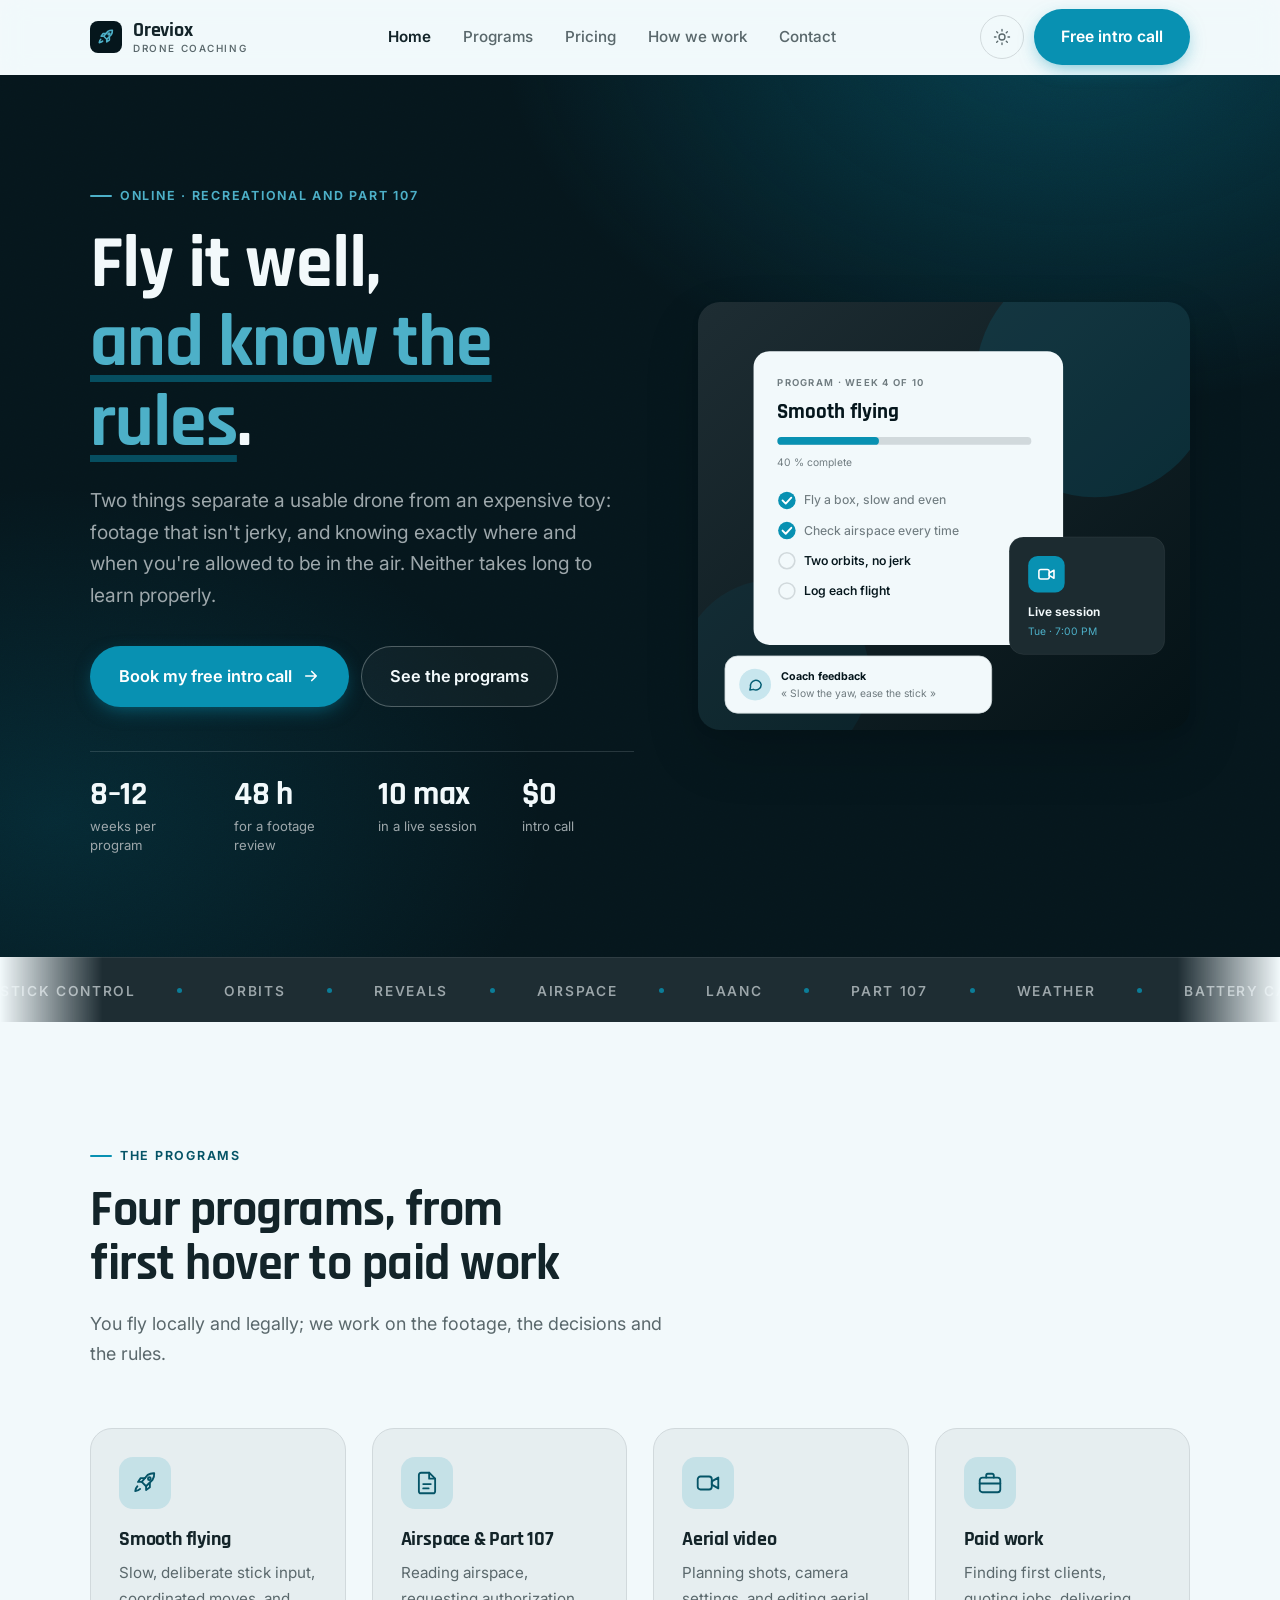
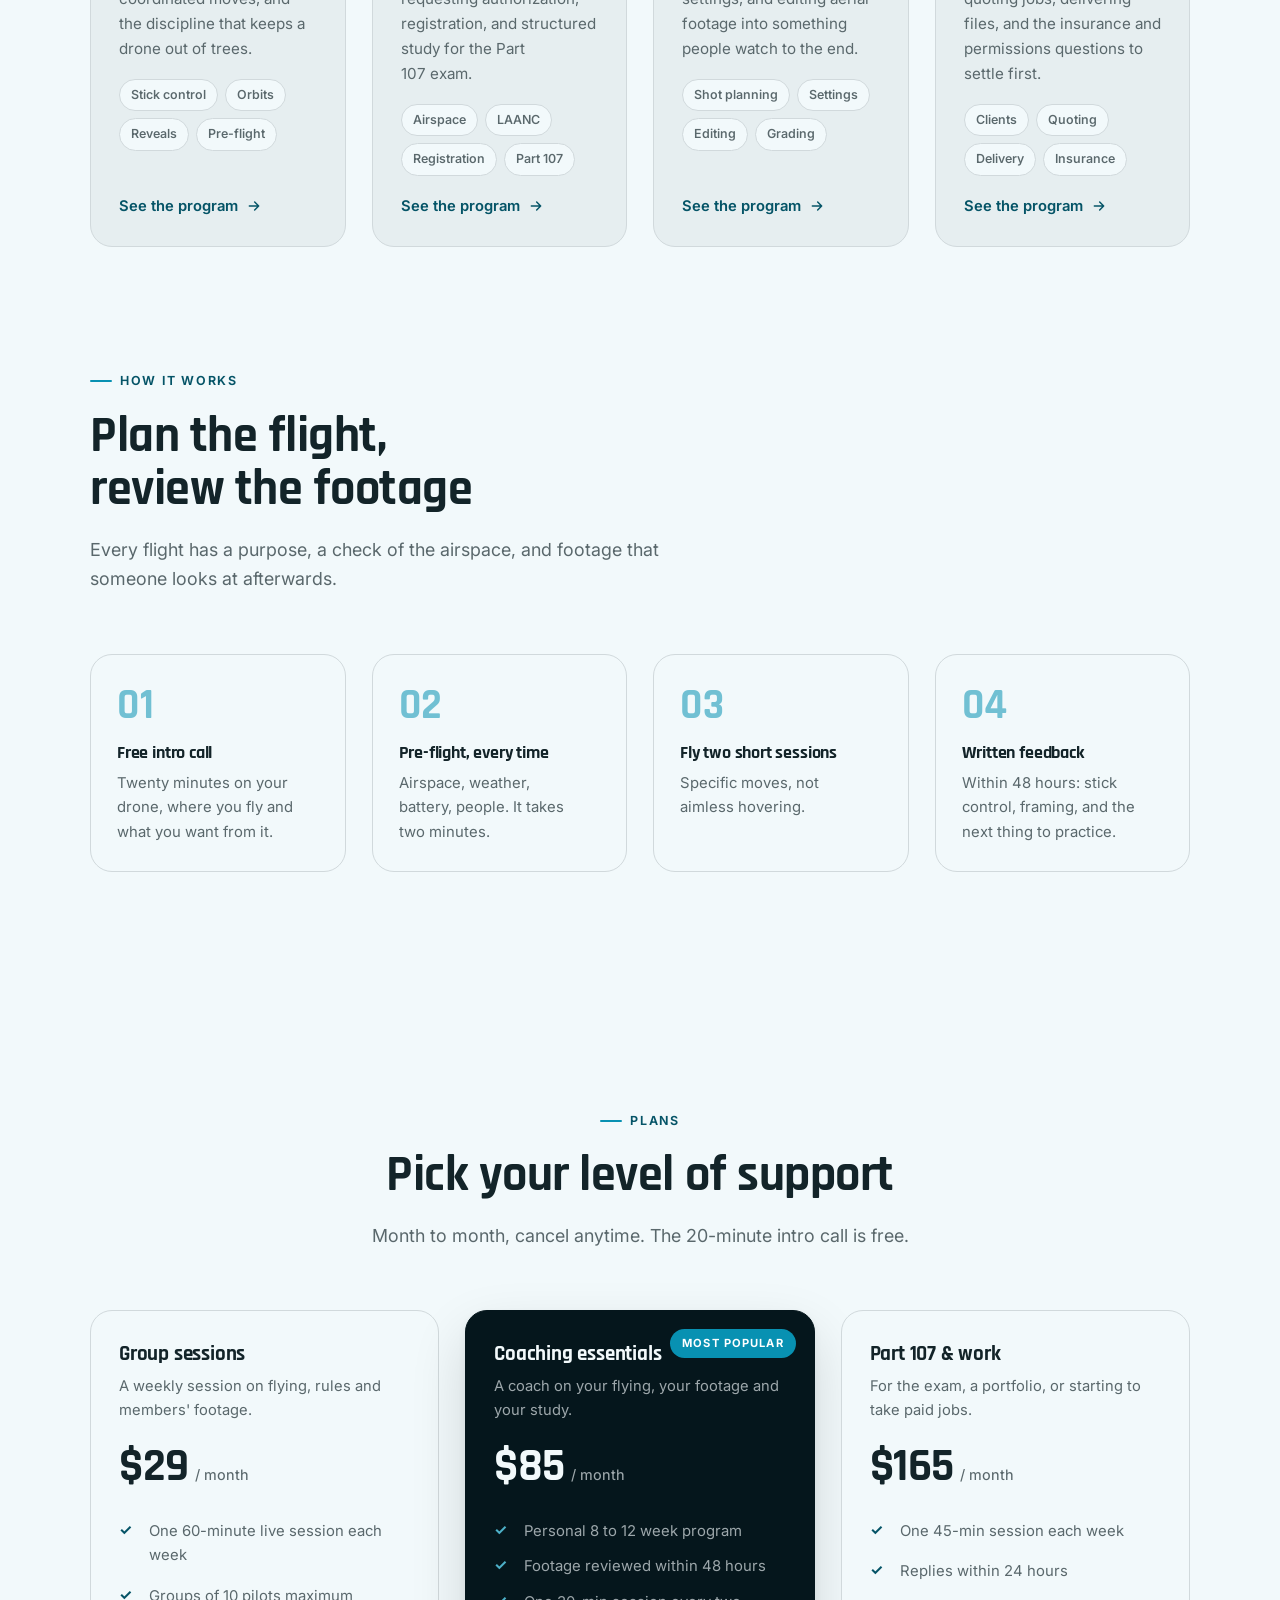
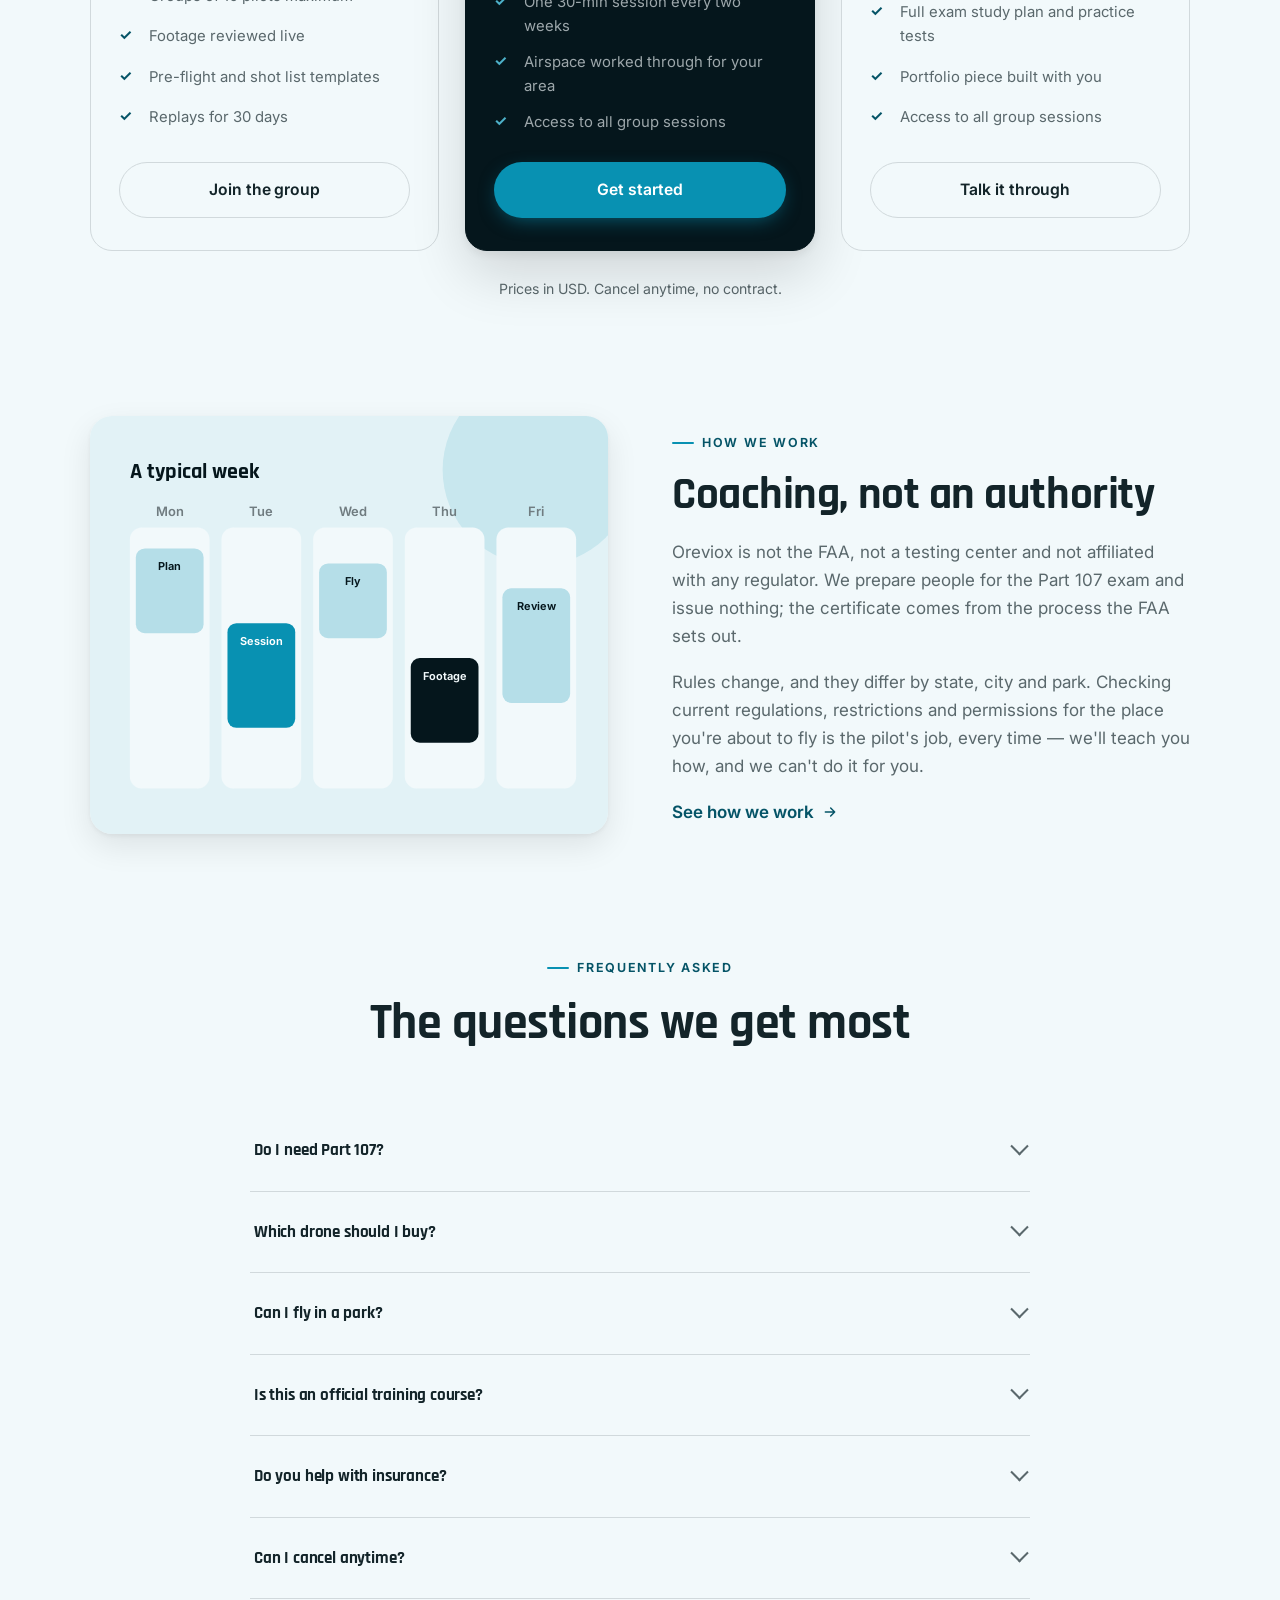
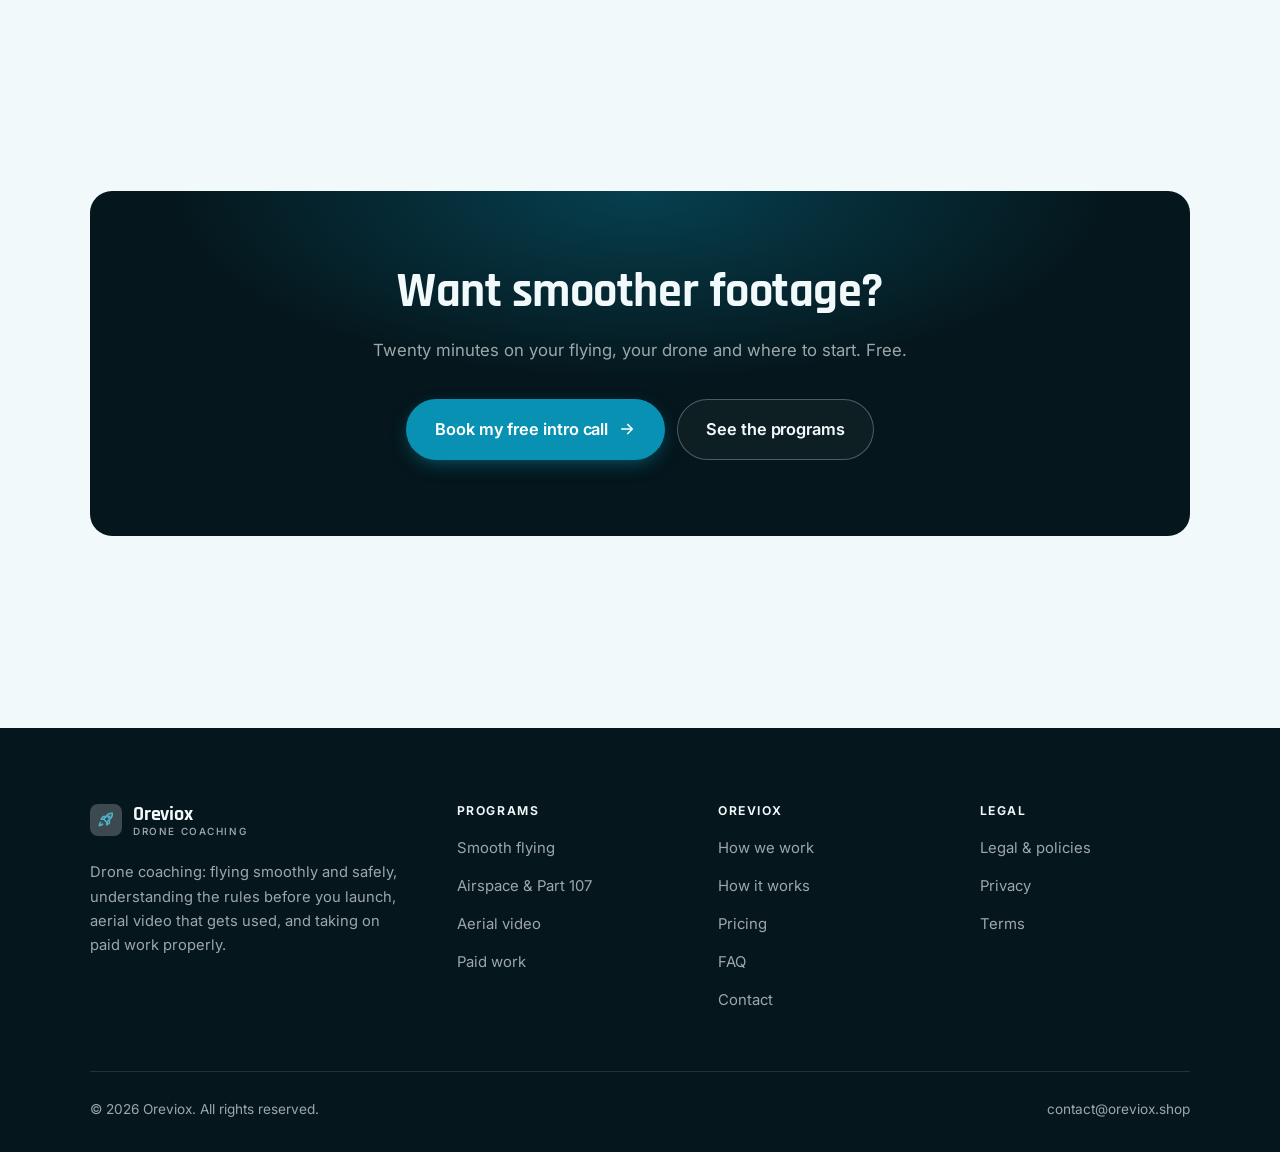
<file: index.html>
<!DOCTYPE html>
<html lang="en" class="no-js">
<head>
<meta charset="utf-8">
<meta name="viewport" content="width=device-width, initial-scale=1">
<title>Oreviox — Drone coaching: fly it well, and know the rules</title>
<meta name="description" content="Online drone coaching: smooth flying and manual control, airspace and Part 107 study, cinematic aerial video, and starting paid work. Video review of your flights.">
<link rel="canonical" href="https://oreviox.shop/">

<meta property="og:type" content="website">
<meta property="og:url" content="https://oreviox.shop/">
<meta property="og:site_name" content="Oreviox">
<meta property="og:locale" content="en_US">
<meta property="og:title" content="Oreviox — Drone coaching: fly it well, and know the rules">
<meta property="og:description" content="Online drone coaching: smooth flying and manual control, airspace and Part 107 study, cinematic aerial video, and starting paid work. Video review of your flights.">
<meta name="theme-color" content="#05161c">

<link rel="icon" href="assets/img/favicon.svg" type="image/svg+xml">
<link rel="preconnect" href="https://fonts.googleapis.com">
<link rel="preconnect" href="https://fonts.gstatic.com" crossorigin>
<link rel="stylesheet" href="https://fonts.googleapis.com/css2?family=Rajdhani:wght@400;500;600;700&family=Inter:wght@400..700&display=swap">
<link rel="stylesheet" href="assets/css/style.css">

<!-- Thème appliqué avant le premier rendu (évite le flash) -->
<script>
document.documentElement.classList.remove('no-js');
(function(){try{var t=localStorage.getItem('site-theme');if(t){document.documentElement.setAttribute('data-theme',t);}}catch(e){}})();
</script>
<script type="application/ld+json">
{
  "@context": "https://schema.org",
  "@type": "Organization",
  "name": "Oreviox",
  "url": "https://oreviox.shop/",
  "email": "contact@oreviox.shop",
  "description": "Online drone coaching: smooth flying and manual control, airspace and Part 107 study, cinematic aerial video, and starting paid work. Video review of your flights.",
  "areaServed": "US",
  "knowsLanguage": "en"
}
</script>
</head>

<body>
<a class="skip-link" href="#main">Skip to main content</a>

<header class="site-header">
  <nav class="wrap nav" aria-label="Main navigation">
    <a class="brand" href="index.html">
      <svg class="brand__mark" viewBox="0 0 64 64" aria-hidden="true">
        <rect class="bm-bg" width="64" height="64" rx="16"/>
        <g class="bm-ic" transform="translate(14 14) scale(1.5)" fill="none" stroke-width="2.1" stroke-linecap="round" stroke-linejoin="round"><path d="M5 15c-1.5 1.3-2 4.5-2 4.5s3.2-.5 4.5-2M14.5 4.5c2.3-1.4 4.6-1.6 6-1.5.1 1.4-.1 3.7-1.5 6L13 15l-4-4z"/><path d="M9 11H5.5L8 7.5h4M13 15v3.5L16.5 16v-4"/><circle cx="16" cy="8" r="1.3"/></g>
      </svg>
      <span>Oreviox<span class="brand__sub">Drone coaching</span></span>
    </a>

    <ul class="nav__links" id="nav-links">
      <li><a href="index.html" aria-current="page">Home</a></li>
      <li><a href="programs.html">Programs</a></li>
      <li><a href="index.html#pricing">Pricing</a></li>
      <li><a href="about.html">How we work</a></li>
      <li><a href="contact.html">Contact</a></li>
      <li><a class="btn btn--primary" href="contact.html">Free intro call</a></li>
    </ul>

    <div class="nav__cta">
      <button class="theme-toggle" type="button" aria-label="Switch to dark theme">
        <svg class="icon-sun" viewBox="0 0 24 24" fill="none" stroke="currentColor" stroke-width="1.8" stroke-linecap="round" aria-hidden="true"><circle cx="12" cy="12" r="4"/><path d="M12 2v2m0 16v2M2 12h2m16 0h2M4.9 4.9l1.4 1.4m11.4 11.4 1.4 1.4M19.1 4.9l-1.4 1.4M6.3 17.7l-1.4 1.4"/></svg>
        <svg class="icon-moon" viewBox="0 0 24 24" fill="none" stroke="currentColor" stroke-width="1.8" stroke-linecap="round" stroke-linejoin="round" aria-hidden="true"><path d="M21 12.8A9 9 0 1 1 11.2 3a7 7 0 0 0 9.8 9.8z"/></svg>
      </button>
      <a class="btn btn--primary" href="contact.html">Free intro call</a>
      <button class="nav__toggle" type="button" aria-expanded="false" aria-controls="nav-links" aria-label="Open menu">
        <svg class="icon-open" viewBox="0 0 24 24" fill="none" stroke="currentColor" stroke-width="2" stroke-linecap="round" aria-hidden="true"><path d="M3 6h18M3 12h18M3 18h18"/></svg>
        <svg class="icon-close" viewBox="0 0 24 24" fill="none" stroke="currentColor" stroke-width="2" stroke-linecap="round" aria-hidden="true"><path d="M6 6l12 12M18 6L6 18"/></svg>
      </button>
    </div>
  </nav>
</header>

<main id="main">

<section class="hero">
  <div class="wrap hero__inner">
    <div>
      <span class="eyebrow hero__eyebrow">Online · Recreational and Part 107</span>
      <h1>Fly it well,<br> <em>and know the rules</em>.</h1>
      <p class="hero__lede">Two things separate a usable drone from an expensive toy: footage that isn't jerky, and knowing exactly where and when you're allowed to be in the air. Neither takes long to learn properly.</p>

      <div class="hero__actions">
        <a class="btn btn--primary btn--lg" href="contact.html">Book my free intro call <svg viewBox="0 0 24 24" fill="none" stroke="currentColor" stroke-width="2.2" stroke-linecap="round" stroke-linejoin="round" aria-hidden="true"><path d="M5 12h14M13 6l6 6-6 6"/></svg></a>
        <a class="btn btn--on-dark btn--lg" href="programs.html">See the programs</a>
      </div>

      <ul class="hero__proof">
        <li><span class="stat__num">8–12</span><span class="stat__label">weeks per program</span></li>
        <li><span class="stat__num">48 h</span><span class="stat__label">for a footage review</span></li>
        <li><span class="stat__num">10 max</span><span class="stat__label">in a live session</span></li>
        <li><span class="stat__num">$0</span><span class="stat__label">intro call</span></li>
      </ul>
    </div>

    <div class="hero__art">
      <svg viewBox="0 0 620 540" role="img" aria-label="A drone program in week 4 of 10, showing this week's flights, the next live session and coach feedback.">
        <defs>
          <linearGradient id="hbg" x1="0" y1="0" x2="1" y2="1">
            <stop offset="0" stop-color="#1e2d33"/><stop offset="1" stop-color="#041216"/>
          </linearGradient>
        </defs>
        <rect width="620" height="540" rx="22" fill="url(#hbg)"/>
        <circle cx="500" cy="96" r="150" fill="#0891b2" opacity=".16"/>
        <circle cx="96" cy="470" r="120" fill="#0891b2" opacity=".08"/>

        <g style="font-family: var(--font-body)">
          <!-- Carte programme -->
          <rect x="70" y="62" width="390" height="370" rx="20" fill="#f2f9fb"/>
          <text x="100" y="106" font-size="12" font-weight="650" letter-spacing="1.6" fill="#707c80">PROGRAM · WEEK 4 OF 10</text>
          <text x="100" y="146" font-size="27" font-weight="700" fill="#05161c" style="font-family: var(--font-display)">Smooth flying</text>
          <rect x="100" y="170" width="320" height="10" rx="5" fill="#d1d9dc"/>
          <rect x="100" y="170" width="128" height="10" rx="5" fill="#0891b2"/>
          <text x="100" y="206" font-size="13" fill="#707c80">40 % complete</text>
          <circle cx="112" cy="250" r="11" fill="#0891b2"/><path d="M106.5 250l4 4 7-7.5" fill="none" stroke="#ffffff" stroke-width="2.4" stroke-linecap="round" stroke-linejoin="round"/><text x="134" y="255" font-size="15.5" fill="#707c80" font-weight="450">Fly a box, slow and even</text>
          <circle cx="112" cy="288" r="11" fill="#0891b2"/><path d="M106.5 288l4 4 7-7.5" fill="none" stroke="#ffffff" stroke-width="2.4" stroke-linecap="round" stroke-linejoin="round"/><text x="134" y="293" font-size="15.5" fill="#707c80" font-weight="450">Check airspace every time</text>
          <circle cx="112" cy="326" r="10" fill="none" stroke="#d1d9dc" stroke-width="2"/><text x="134" y="331" font-size="15.5" fill="#05161c" font-weight="560">Two orbits, no jerk</text>
          <circle cx="112" cy="364" r="10" fill="none" stroke="#d1d9dc" stroke-width="2"/><text x="134" y="369" font-size="15.5" fill="#05161c" font-weight="560">Log each flight</text>

          <!-- Carte séance -->
          <rect x="392" y="296" width="196" height="148" rx="18" fill="#1c2b30" stroke="#ffffff" stroke-opacity=".08"/>
          <rect x="416" y="320" width="46" height="46" rx="12" fill="#0891b2"/>
          <g transform="translate(427 331)" fill="none" stroke="#ffffff" color="#ffffff" stroke-width="2" stroke-linecap="round" stroke-linejoin="round"><rect x="2.5" y="6" width="13" height="12" rx="2.5"/><path d="M15.5 10.5 21.5 7v10l-6-3.5z"/></g>
          <text x="416" y="396" font-size="15" font-weight="650" fill="#f2f9fb">Live session</text>
          <text x="416" y="420" font-size="13" fill="#4db0c8">Tue · 7:00 PM</text>

          <!-- Retour du coach -->
          <rect x="34" y="446" width="336" height="72" rx="16" fill="#f2f9fb" stroke="#d1d9dc"/>
          <circle cx="72" cy="482" r="20" fill="#c8e6ee"/>
          <g transform="translate(62 472) scale(.84)" fill="none" stroke="#055e74" stroke-width="2.2" stroke-linecap="round" stroke-linejoin="round"><path d="M21 12a8 8 0 0 1-11.6 7.1L4 20l1-4.6A8 8 0 1 1 21 12z"/></g>
          <text x="104" y="476" font-size="13.5" font-weight="700" fill="#05161c">Coach feedback</text>
          <text x="104" y="498" font-size="13" fill="#707c80">« Slow the yaw, ease the stick »</text>
        </g>
      </svg>
    </div>
  </div>
</section>

<div class="marquee" aria-hidden="true">
  <div class="marquee__track"><span>Stick control</span><span>Orbits</span><span>Reveals</span><span>Airspace</span><span>LAANC</span><span>Part 107</span><span>Weather</span><span>Battery care</span><span>Color grading</span><span>Client work</span><span>Stick control</span><span>Orbits</span><span>Reveals</span><span>Airspace</span><span>LAANC</span><span>Part 107</span><span>Weather</span><span>Battery care</span><span>Color grading</span><span>Client work</span></div>
</div>

<section class="section wrap" id="programs">
  <div class="section-head reveal">
    <span class="eyebrow">The programs</span>
    <h2>Four programs, from first hover to paid work</h2>
    <p>You fly locally and legally; we work on the footage, the decisions and the rules.</p>
  </div>
  <div class="grid grid--4 reveal-group">
    <a class="card" href="programs.html#flying">
      <div class="card__icon"><svg viewBox="0 0 24 24" fill="none" stroke="currentColor" stroke-width="1.7" stroke-linecap="round" stroke-linejoin="round" aria-hidden="true"><path d="M5 15c-1.5 1.3-2 4.5-2 4.5s3.2-.5 4.5-2M14.5 4.5c2.3-1.4 4.6-1.6 6-1.5.1 1.4-.1 3.7-1.5 6L13 15l-4-4z"/><path d="M9 11H5.5L8 7.5h4M13 15v3.5L16.5 16v-4"/><circle cx="16" cy="8" r="1.3"/></svg></div>
      <h3>Smooth flying</h3>
      <p>Slow, deliberate stick input, coordinated moves, and the discipline that keeps a drone out of trees.</p>
      <ul class="tags"><li>Stick control</li><li>Orbits</li><li>Reveals</li><li>Pre-flight</li></ul>
      <span class="arrow-link">See the program <svg viewBox="0 0 24 24" fill="none" stroke="currentColor" stroke-width="2.2" stroke-linecap="round" stroke-linejoin="round" aria-hidden="true"><path d="M5 12h14M13 6l6 6-6 6"/></svg></span>
    </a>
    <a class="card" href="programs.html#rules">
      <div class="card__icon"><svg viewBox="0 0 24 24" fill="none" stroke="currentColor" stroke-width="1.7" stroke-linecap="round" stroke-linejoin="round" aria-hidden="true"><path d="M14 2.5H6.5A2 2 0 0 0 4.5 4.5v15a2 2 0 0 0 2 2h11a2 2 0 0 0 2-2V8z"/><path d="M14 2.5V8h5.5M8.5 13h7M8.5 17h5"/></svg></div>
      <h3>Airspace &amp; Part 107</h3>
      <p>Reading airspace, requesting authorization, registration, and structured study for the Part 107 exam.</p>
      <ul class="tags"><li>Airspace</li><li>LAANC</li><li>Registration</li><li>Part 107</li></ul>
      <span class="arrow-link">See the program <svg viewBox="0 0 24 24" fill="none" stroke="currentColor" stroke-width="2.2" stroke-linecap="round" stroke-linejoin="round" aria-hidden="true"><path d="M5 12h14M13 6l6 6-6 6"/></svg></span>
    </a>
    <a class="card" href="programs.html#video">
      <div class="card__icon"><svg viewBox="0 0 24 24" fill="none" stroke="currentColor" stroke-width="1.7" stroke-linecap="round" stroke-linejoin="round" aria-hidden="true"><rect x="2.5" y="6" width="13" height="12" rx="2.5"/><path d="M15.5 10.5 21.5 7v10l-6-3.5z"/></svg></div>
      <h3>Aerial video</h3>
      <p>Planning shots, camera settings, and editing aerial footage into something people watch to the end.</p>
      <ul class="tags"><li>Shot planning</li><li>Settings</li><li>Editing</li><li>Grading</li></ul>
      <span class="arrow-link">See the program <svg viewBox="0 0 24 24" fill="none" stroke="currentColor" stroke-width="2.2" stroke-linecap="round" stroke-linejoin="round" aria-hidden="true"><path d="M5 12h14M13 6l6 6-6 6"/></svg></span>
    </a>
    <a class="card" href="programs.html#work">
      <div class="card__icon"><svg viewBox="0 0 24 24" fill="none" stroke="currentColor" stroke-width="1.7" stroke-linecap="round" stroke-linejoin="round" aria-hidden="true"><rect x="2.5" y="7" width="19" height="13.5" rx="2.5"/><path d="M8.5 7V5a1.5 1.5 0 0 1 1.5-1.5h4A1.5 1.5 0 0 1 15.5 5v2M2.5 12.5h19"/></svg></div>
      <h3>Paid work</h3>
      <p>Finding first clients, quoting jobs, delivering files, and the insurance and permissions questions to settle first.</p>
      <ul class="tags"><li>Clients</li><li>Quoting</li><li>Delivery</li><li>Insurance</li></ul>
      <span class="arrow-link">See the program <svg viewBox="0 0 24 24" fill="none" stroke="currentColor" stroke-width="2.2" stroke-linecap="round" stroke-linejoin="round" aria-hidden="true"><path d="M5 12h14M13 6l6 6-6 6"/></svg></span>
    </a>
  </div>
</section>

<section class="section section--flush wrap" id="how-it-works">
  <div class="section-head reveal">
    <span class="eyebrow">How it works</span>
    <h2>Plan the flight, review the footage</h2>
    <p>Every flight has a purpose, a check of the airspace, and footage that someone looks at afterwards.</p>
  </div>
  <div class="grid grid--4 steps reveal-group">
    <article class="step">
      <h3>Free intro call</h3>
      <p>Twenty minutes on your drone, where you fly and what you want from it.</p>
    </article>
    <article class="step">
      <h3>Pre-flight, every time</h3>
      <p>Airspace, weather, battery, people. It takes two minutes.</p>
    </article>
    <article class="step">
      <h3>Fly two short sessions</h3>
      <p>Specific moves, not aimless hovering.</p>
    </article>
    <article class="step">
      <h3>Written feedback</h3>
      <p>Within 48 hours: stick control, framing, and the next thing to practice.</p>
    </article>
  </div>
</section>

<section class="section wrap" id="pricing">
  <div class="section-head section-head--center reveal">
    <span class="eyebrow">Plans</span>
    <h2>Pick your level of support</h2>
    <p>Month to month, cancel anytime. The 20-minute intro call is free.</p>
  </div>
  <div class="grid grid--3 plans reveal-group">
    <article class="plan">
      
      <h3>Group sessions</h3>
      <p class="plan__desc">A weekly session on flying, rules and members' footage.</p>
      <p class="plan__price">$29<span class="plan__period">/ month</span></p>
      <ul class="plan__features">
        <li>One 60-minute live session each week</li>
        <li>Groups of 10 pilots maximum</li>
        <li>Footage reviewed live</li>
        <li>Pre-flight and shot list templates</li>
        <li>Replays for 30 days</li>
      </ul>
      <a class="btn btn--ghost btn--block" href="contact.html">Join the group</a>
    </article>
    <article class="plan plan--featured">
      <span class="plan__tag">Most popular</span>
      <h3>Coaching essentials</h3>
      <p class="plan__desc">A coach on your flying, your footage and your study.</p>
      <p class="plan__price">$85<span class="plan__period">/ month</span></p>
      <ul class="plan__features">
        <li>Personal 8 to 12 week program</li>
        <li>Footage reviewed within 48 hours</li>
        <li>One 30-min session every two weeks</li>
        <li>Airspace worked through for your area</li>
        <li>Access to all group sessions</li>
      </ul>
      <a class="btn btn--primary btn--block" href="contact.html">Get started</a>
    </article>
    <article class="plan">
      
      <h3>Part 107 &amp; work</h3>
      <p class="plan__desc">For the exam, a portfolio, or starting to take paid jobs.</p>
      <p class="plan__price">$165<span class="plan__period">/ month</span></p>
      <ul class="plan__features">
        <li>One 45-min session each week</li>
        <li>Replies within 24 hours</li>
        <li>Full exam study plan and practice tests</li>
        <li>Portfolio piece built with you</li>
        <li>Access to all group sessions</li>
      </ul>
      <a class="btn btn--ghost btn--block" href="contact.html">Talk it through</a>
    </article>
  </div>
  <p class="plans-note">Prices in USD. Cancel anytime, no contract.</p>
</section>

<section class="section section--flush wrap">
  <div class="split reveal">
    <div class="split__art">
      <svg viewBox="0 0 520 420" role="img" aria-label="Example of a typical week: Plan, Session, Fly, Footage, Review.">
        <rect width="520" height="420" rx="20" fill="#e2f2f6"/>
        <circle cx="450" cy="54" r="96" fill="#0891b2" opacity=".12"/>
        <g style="font-family: var(--font-body)">
        <text x="40" y="62" font-size="22" font-weight="700" fill="#05161c" style="font-family: var(--font-display)">A typical week</text>
        <text x="80" y="100" text-anchor="middle" font-size="13" font-weight="600" fill="#707c80">Mon</text>
        <rect x="40" y="112" width="80" height="262" rx="12" fill="#f2f9fb"/>
        <rect x="46" y="133" width="68" height="85" rx="9" fill="#b5dee8"/>
        <text x="80" y="155" text-anchor="middle" font-size="11" font-weight="650" fill="#05161c">Plan</text>
        <text x="172" y="100" text-anchor="middle" font-size="13" font-weight="600" fill="#707c80">Tue</text>
        <rect x="132" y="112" width="80" height="262" rx="12" fill="#f2f9fb"/>
        <rect x="138" y="208" width="68" height="105" rx="9" fill="#0891b2"/>
        <text x="172" y="230" text-anchor="middle" font-size="11" font-weight="650" fill="#ffffff">Session</text>
        <text x="264" y="100" text-anchor="middle" font-size="13" font-weight="600" fill="#707c80">Wed</text>
        <rect x="224" y="112" width="80" height="262" rx="12" fill="#f2f9fb"/>
        <rect x="230" y="148" width="68" height="75" rx="9" fill="#b5dee8"/>
        <text x="264" y="170" text-anchor="middle" font-size="11" font-weight="650" fill="#05161c">Fly</text>
        <text x="356" y="100" text-anchor="middle" font-size="13" font-weight="600" fill="#707c80">Thu</text>
        <rect x="316" y="112" width="80" height="262" rx="12" fill="#f2f9fb"/>
        <rect x="322" y="243" width="68" height="85" rx="9" fill="#05161c"/>
        <text x="356" y="265" text-anchor="middle" font-size="11" font-weight="650" fill="#f2f9fb">Footage</text>
        <text x="448" y="100" text-anchor="middle" font-size="13" font-weight="600" fill="#707c80">Fri</text>
        <rect x="408" y="112" width="80" height="262" rx="12" fill="#f2f9fb"/>
        <rect x="414" y="173" width="68" height="115" rx="9" fill="#b5dee8"/>
        <text x="448" y="195" text-anchor="middle" font-size="11" font-weight="650" fill="#05161c">Review</text>
        </g>
      </svg>
    </div>
    <div>
      <span class="eyebrow">How we work</span>
      <h2>Coaching, not an authority</h2>
      <p>Oreviox is not the FAA, not a testing center and not affiliated with any regulator. We prepare people for the Part 107 exam and issue nothing; the certificate comes from the process the FAA sets out.</p>
      <p>Rules change, and they differ by state, city and park. Checking current regulations, restrictions and permissions for the place you're about to fly is the pilot's job, every time — we'll teach you how, and we can't do it for you.</p>
      <p><a class="arrow-link" href="about.html">See how we work <svg viewBox="0 0 24 24" fill="none" stroke="currentColor" stroke-width="2.2" stroke-linecap="round" stroke-linejoin="round" aria-hidden="true"><path d="M5 12h14M13 6l6 6-6 6"/></svg></a></p>
    </div>
  </div>
</section>

<section class="section section--flush wrap" id="faq">
  <div class="section-head section-head--center reveal">
    <span class="eyebrow">Frequently asked</span>
    <h2>The questions we get most</h2>
  </div>
  <div class="faq reveal">
    <details>
      <summary>Do I need Part 107?</summary>
      <p>For anything that isn't purely recreational, yes, and the line is narrower than people assume. We'll explain how it works and let you decide what applies to you.</p>
    </details>
    <details>
      <summary>Which drone should I buy?</summary>
      <p>Whatever fits your use and budget; we take no commission. Most people are better served by a mid-range model and more practice.</p>
    </details>
    <details>
      <summary>Can I fly in a park?</summary>
      <p>Depends on the park, the city, the state and the airspace. Checking all four is part of the pre-flight routine we drill.</p>
    </details>
    <details>
      <summary>Is this an official training course?</summary>
      <p>No. We coach flying, footage and exam preparation. We issue no certificates and are not affiliated with any authority.</p>
    </details>
    <details>
      <summary>Do you help with insurance?</summary>
      <p>We'll tell you to get it and what questions to ask. We're not insurers or brokers and don't advise on policies.</p>
    </details>
    <details>
      <summary>Can I cancel anytime?</summary>
      <p>Yes. No contract, no minimum term. Access stays open until the end of the month you already paid for.</p>
    </details>
  </div>
</section>

<section class="wrap section--tight">
  <div class="cta-band reveal">
    <h2>Want smoother footage?</h2>
    <p>Twenty minutes on your flying, your drone and where to start. Free.</p>
    <div class="hero__actions">
      <a class="btn btn--primary btn--lg" href="contact.html">Book my free intro call <svg viewBox="0 0 24 24" fill="none" stroke="currentColor" stroke-width="2.2" stroke-linecap="round" stroke-linejoin="round" aria-hidden="true"><path d="M5 12h14M13 6l6 6-6 6"/></svg></a>
      <a class="btn btn--on-dark btn--lg" href="programs.html">See the programs</a>
    </div>
  </div>
</section>

</main>

<footer class="site-footer">
  <div class="wrap">
    <div class="footer__grid">
      <div class="footer__brand">
        <a class="brand" href="index.html">
          <svg class="brand__mark" viewBox="0 0 64 64" aria-hidden="true">
        <rect class="bm-bg" width="64" height="64" rx="16"/>
        <g class="bm-ic" transform="translate(14 14) scale(1.5)" fill="none" stroke-width="2.1" stroke-linecap="round" stroke-linejoin="round"><path d="M5 15c-1.5 1.3-2 4.5-2 4.5s3.2-.5 4.5-2M14.5 4.5c2.3-1.4 4.6-1.6 6-1.5.1 1.4-.1 3.7-1.5 6L13 15l-4-4z"/><path d="M9 11H5.5L8 7.5h4M13 15v3.5L16.5 16v-4"/><circle cx="16" cy="8" r="1.3"/></g>
      </svg>
          <span>Oreviox<span class="brand__sub">Drone coaching</span></span>
        </a>
        <p>Drone coaching: flying smoothly and safely, understanding the rules before you launch, aerial video that gets used, and taking on paid work properly.</p>
      </div>

      <div class="footer__col">
        <h4>Programs</h4>
        <ul>
          <li><a href="programs.html#flying">Smooth flying</a></li>
          <li><a href="programs.html#rules">Airspace &amp; Part 107</a></li>
          <li><a href="programs.html#video">Aerial video</a></li>
          <li><a href="programs.html#work">Paid work</a></li>
        </ul>
      </div>

      <div class="footer__col">
        <h4>Oreviox</h4>
        <ul>
          <li><a href="about.html">How we work</a></li>
          <li><a href="index.html#how-it-works">How it works</a></li>
          <li><a href="index.html#pricing">Pricing</a></li>
          <li><a href="index.html#faq">FAQ</a></li>
          <li><a href="contact.html">Contact</a></li>
        </ul>
      </div>

      <div class="footer__col">
        <h4>Legal</h4>
        <ul>
          <li><a href="legal.html">Legal &amp; policies</a></li>
          <li><a href="legal.html#privacy">Privacy</a></li>
          <li><a href="legal.html#terms">Terms</a></li>
        </ul>
      </div>
    </div>

    <div class="footer__bottom">
      <p>© <span data-year>2026</span> Oreviox. All rights reserved.</p>
      <p><a href="mailto:contact@oreviox.shop">contact@oreviox.shop</a></p>
    </div>
  </div>
</footer>

<script src="assets/js/main.js" defer></script>
</body>
</html>
</file>
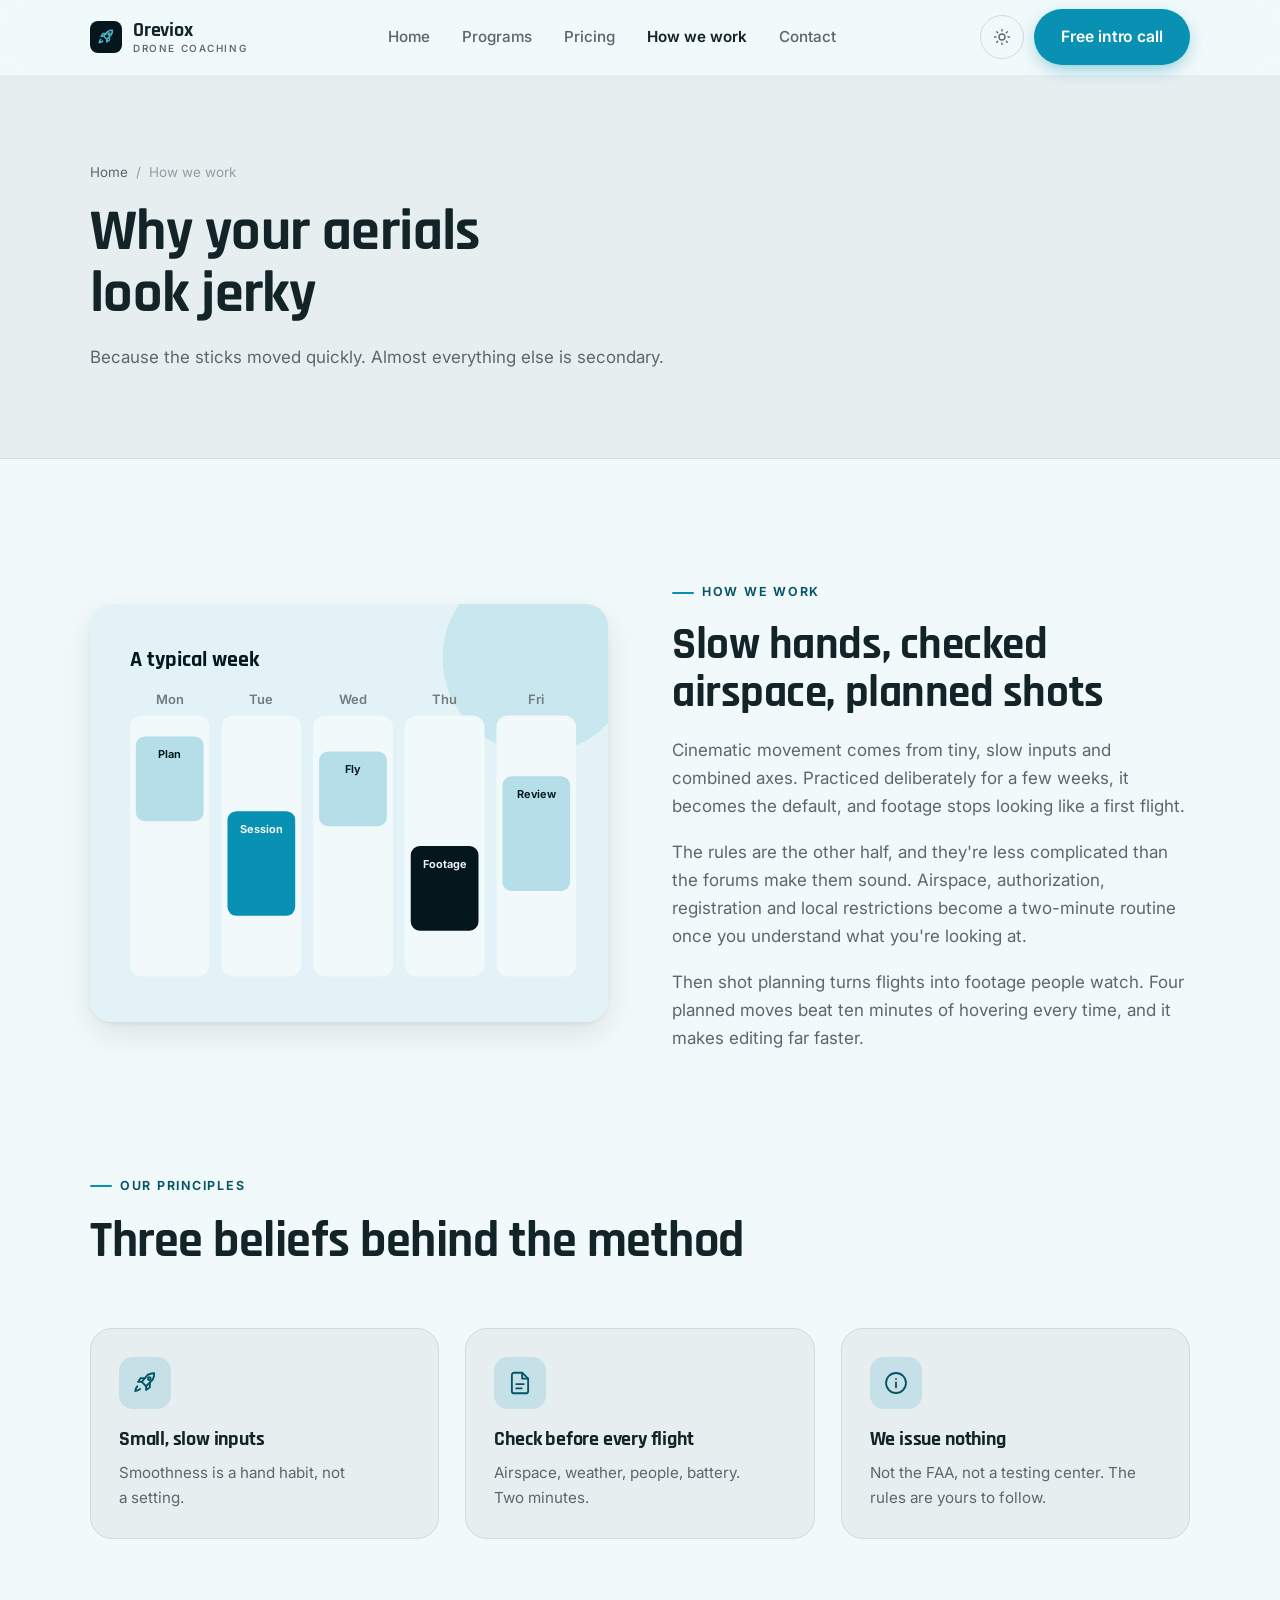
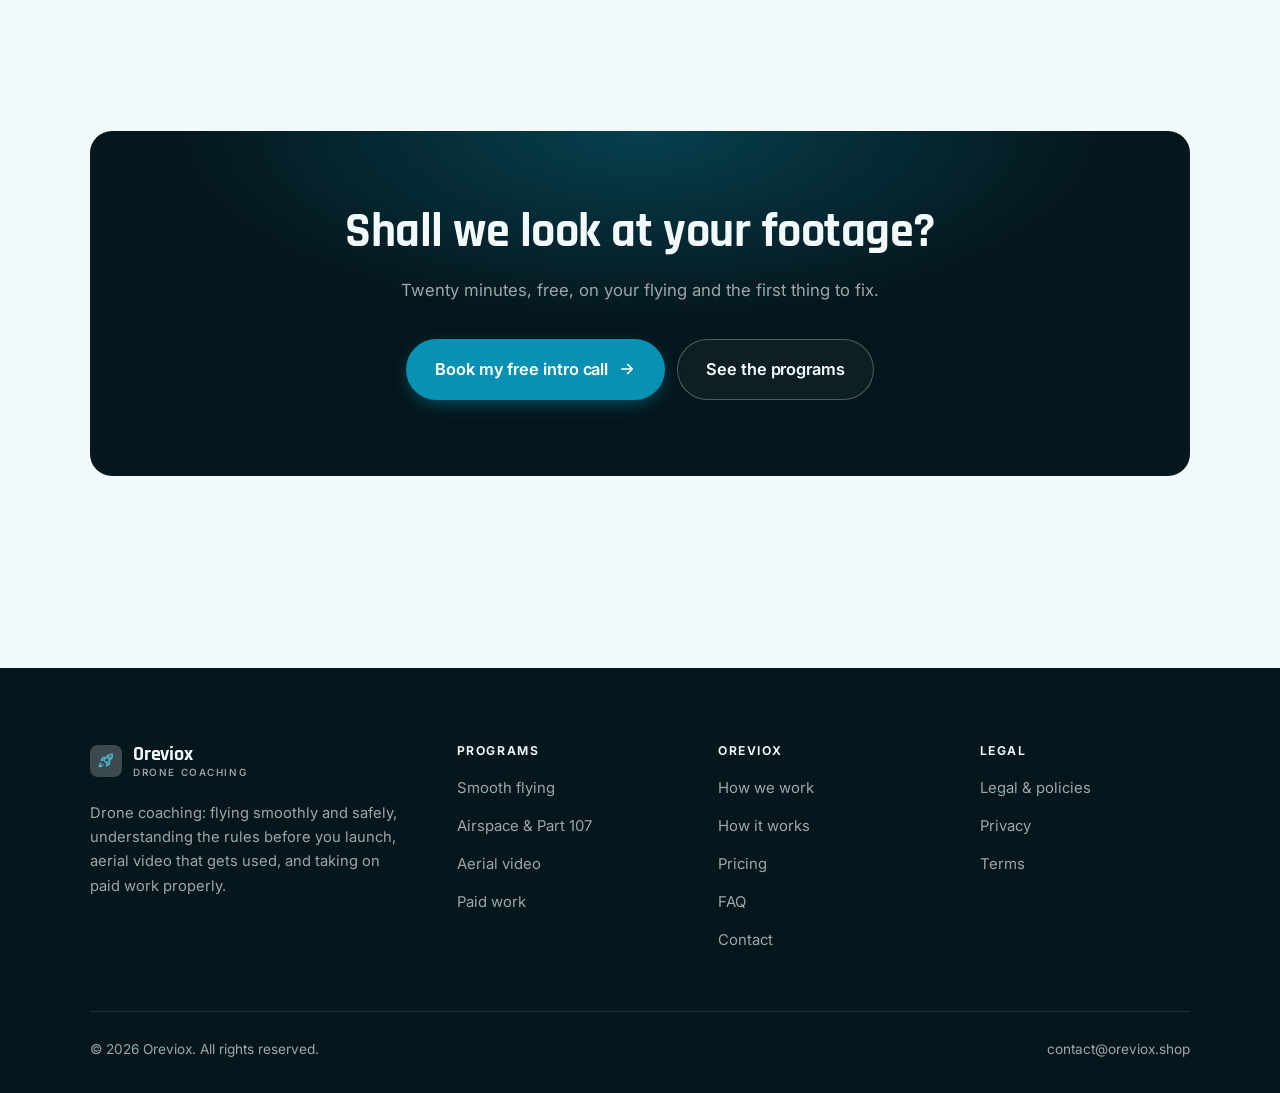
<file: about.html>
<!DOCTYPE html>
<html lang="en" class="no-js">
<head>
<meta charset="utf-8">
<meta name="viewport" content="width=device-width, initial-scale=1">
<title>How we work — Oreviox</title>
<meta name="description" content="Why drone footage is a control problem, and what Oreviox does not claim to be.">
<link rel="canonical" href="https://oreviox.shop/about.html">

<meta property="og:type" content="website">
<meta property="og:url" content="https://oreviox.shop/about.html">
<meta property="og:site_name" content="Oreviox">
<meta property="og:locale" content="en_US">
<meta property="og:title" content="How we work — Oreviox">
<meta property="og:description" content="Why drone footage is a control problem, and what Oreviox does not claim to be.">
<meta name="theme-color" content="#05161c">

<link rel="icon" href="assets/img/favicon.svg" type="image/svg+xml">
<link rel="preconnect" href="https://fonts.googleapis.com">
<link rel="preconnect" href="https://fonts.gstatic.com" crossorigin>
<link rel="stylesheet" href="https://fonts.googleapis.com/css2?family=Rajdhani:wght@400;500;600;700&family=Inter:wght@400..700&display=swap">
<link rel="stylesheet" href="assets/css/style.css">

<!-- Thème appliqué avant le premier rendu (évite le flash) -->
<script>
document.documentElement.classList.remove('no-js');
(function(){try{var t=localStorage.getItem('site-theme');if(t){document.documentElement.setAttribute('data-theme',t);}}catch(e){}})();
</script>
</head>

<body>
<a class="skip-link" href="#main">Skip to main content</a>

<header class="site-header">
  <nav class="wrap nav" aria-label="Main navigation">
    <a class="brand" href="index.html">
      <svg class="brand__mark" viewBox="0 0 64 64" aria-hidden="true">
        <rect class="bm-bg" width="64" height="64" rx="16"/>
        <g class="bm-ic" transform="translate(14 14) scale(1.5)" fill="none" stroke-width="2.1" stroke-linecap="round" stroke-linejoin="round"><path d="M5 15c-1.5 1.3-2 4.5-2 4.5s3.2-.5 4.5-2M14.5 4.5c2.3-1.4 4.6-1.6 6-1.5.1 1.4-.1 3.7-1.5 6L13 15l-4-4z"/><path d="M9 11H5.5L8 7.5h4M13 15v3.5L16.5 16v-4"/><circle cx="16" cy="8" r="1.3"/></g>
      </svg>
      <span>Oreviox<span class="brand__sub">Drone coaching</span></span>
    </a>

    <ul class="nav__links" id="nav-links">
      <li><a href="index.html">Home</a></li>
      <li><a href="programs.html">Programs</a></li>
      <li><a href="index.html#pricing">Pricing</a></li>
      <li><a href="about.html" aria-current="page">How we work</a></li>
      <li><a href="contact.html">Contact</a></li>
      <li><a class="btn btn--primary" href="contact.html">Free intro call</a></li>
    </ul>

    <div class="nav__cta">
      <button class="theme-toggle" type="button" aria-label="Switch to dark theme">
        <svg class="icon-sun" viewBox="0 0 24 24" fill="none" stroke="currentColor" stroke-width="1.8" stroke-linecap="round" aria-hidden="true"><circle cx="12" cy="12" r="4"/><path d="M12 2v2m0 16v2M2 12h2m16 0h2M4.9 4.9l1.4 1.4m11.4 11.4 1.4 1.4M19.1 4.9l-1.4 1.4M6.3 17.7l-1.4 1.4"/></svg>
        <svg class="icon-moon" viewBox="0 0 24 24" fill="none" stroke="currentColor" stroke-width="1.8" stroke-linecap="round" stroke-linejoin="round" aria-hidden="true"><path d="M21 12.8A9 9 0 1 1 11.2 3a7 7 0 0 0 9.8 9.8z"/></svg>
      </button>
      <a class="btn btn--primary" href="contact.html">Free intro call</a>
      <button class="nav__toggle" type="button" aria-expanded="false" aria-controls="nav-links" aria-label="Open menu">
        <svg class="icon-open" viewBox="0 0 24 24" fill="none" stroke="currentColor" stroke-width="2" stroke-linecap="round" aria-hidden="true"><path d="M3 6h18M3 12h18M3 18h18"/></svg>
        <svg class="icon-close" viewBox="0 0 24 24" fill="none" stroke="currentColor" stroke-width="2" stroke-linecap="round" aria-hidden="true"><path d="M6 6l12 12M18 6L6 18"/></svg>
      </button>
    </div>
  </nav>
</header>

<main id="main">

<section class="page-head">
  <div class="wrap">
    <nav class="breadcrumb" aria-label="Breadcrumb">
      <a href="index.html">Home</a><span>/</span><span aria-current="page">How we work</span>
    </nav>
    <h1>Why your aerials look jerky</h1>
    <p>Because the sticks moved quickly. Almost everything else is secondary.</p>
  </div>
</section>

<section class="section wrap">
  <div class="split reveal">
    <div class="split__art">
      <svg viewBox="0 0 520 420" role="img" aria-label="Example of a typical week: Plan, Session, Fly, Footage, Review.">
        <rect width="520" height="420" rx="20" fill="#e2f2f6"/>
        <circle cx="450" cy="54" r="96" fill="#0891b2" opacity=".12"/>
        <g style="font-family: var(--font-body)">
        <text x="40" y="62" font-size="22" font-weight="700" fill="#05161c" style="font-family: var(--font-display)">A typical week</text>
        <text x="80" y="100" text-anchor="middle" font-size="13" font-weight="600" fill="#707c80">Mon</text>
        <rect x="40" y="112" width="80" height="262" rx="12" fill="#f2f9fb"/>
        <rect x="46" y="133" width="68" height="85" rx="9" fill="#b5dee8"/>
        <text x="80" y="155" text-anchor="middle" font-size="11" font-weight="650" fill="#05161c">Plan</text>
        <text x="172" y="100" text-anchor="middle" font-size="13" font-weight="600" fill="#707c80">Tue</text>
        <rect x="132" y="112" width="80" height="262" rx="12" fill="#f2f9fb"/>
        <rect x="138" y="208" width="68" height="105" rx="9" fill="#0891b2"/>
        <text x="172" y="230" text-anchor="middle" font-size="11" font-weight="650" fill="#ffffff">Session</text>
        <text x="264" y="100" text-anchor="middle" font-size="13" font-weight="600" fill="#707c80">Wed</text>
        <rect x="224" y="112" width="80" height="262" rx="12" fill="#f2f9fb"/>
        <rect x="230" y="148" width="68" height="75" rx="9" fill="#b5dee8"/>
        <text x="264" y="170" text-anchor="middle" font-size="11" font-weight="650" fill="#05161c">Fly</text>
        <text x="356" y="100" text-anchor="middle" font-size="13" font-weight="600" fill="#707c80">Thu</text>
        <rect x="316" y="112" width="80" height="262" rx="12" fill="#f2f9fb"/>
        <rect x="322" y="243" width="68" height="85" rx="9" fill="#05161c"/>
        <text x="356" y="265" text-anchor="middle" font-size="11" font-weight="650" fill="#f2f9fb">Footage</text>
        <text x="448" y="100" text-anchor="middle" font-size="13" font-weight="600" fill="#707c80">Fri</text>
        <rect x="408" y="112" width="80" height="262" rx="12" fill="#f2f9fb"/>
        <rect x="414" y="173" width="68" height="115" rx="9" fill="#b5dee8"/>
        <text x="448" y="195" text-anchor="middle" font-size="11" font-weight="650" fill="#05161c">Review</text>
        </g>
      </svg>
    </div>
    <div>
      <span class="eyebrow">How we work</span>
      <h2>Slow hands, checked airspace, planned shots</h2>
      <p>Cinematic movement comes from tiny, slow inputs and combined axes. Practiced deliberately for a few weeks, it becomes the default, and footage stops looking like a first flight.</p>
      <p>The rules are the other half, and they're less complicated than the forums make them sound. Airspace, authorization, registration and local restrictions become a two-minute routine once you understand what you're looking at.</p>
      <p>Then shot planning turns flights into footage people watch. Four planned moves beat ten minutes of hovering every time, and it makes editing far faster.</p>
      <!--
        TO DO: add a short introduction of the coach (name, real background),
        with a photo if possible. Do not invent credentials — see README.md.
      -->
    </div>
  </div>
</section>

<section class="section section--flush wrap">
  <div class="section-head reveal">
    <span class="eyebrow">Our principles</span>
    <h2>Three beliefs behind the method</h2>
  </div>
  <div class="grid grid--3 reveal-group">
    <article class="card">
      <div class="card__icon"><svg viewBox="0 0 24 24" fill="none" stroke="currentColor" stroke-width="1.7" stroke-linecap="round" stroke-linejoin="round" aria-hidden="true"><path d="M5 15c-1.5 1.3-2 4.5-2 4.5s3.2-.5 4.5-2M14.5 4.5c2.3-1.4 4.6-1.6 6-1.5.1 1.4-.1 3.7-1.5 6L13 15l-4-4z"/><path d="M9 11H5.5L8 7.5h4M13 15v3.5L16.5 16v-4"/><circle cx="16" cy="8" r="1.3"/></svg></div>
      <h3>Small, slow inputs</h3>
      <p>Smoothness is a hand habit, not a setting.</p>
    </article>
    <article class="card">
      <div class="card__icon"><svg viewBox="0 0 24 24" fill="none" stroke="currentColor" stroke-width="1.7" stroke-linecap="round" stroke-linejoin="round" aria-hidden="true"><path d="M14 2.5H6.5A2 2 0 0 0 4.5 4.5v15a2 2 0 0 0 2 2h11a2 2 0 0 0 2-2V8z"/><path d="M14 2.5V8h5.5M8.5 13h7M8.5 17h5"/></svg></div>
      <h3>Check before every flight</h3>
      <p>Airspace, weather, people, battery. Two minutes.</p>
    </article>
    <article class="card">
      <div class="card__icon"><svg viewBox="0 0 24 24" fill="none" stroke="currentColor" stroke-width="1.7" stroke-linecap="round" stroke-linejoin="round" aria-hidden="true"><circle cx="12" cy="12" r="9.2"/><path d="M12 16v-4.5M12 8.2v.1"/></svg></div>
      <h3>We issue nothing</h3>
      <p>Not the FAA, not a testing center. The rules are yours to follow.</p>
    </article>
  </div>
</section>

<section class="wrap section--tight">
  <div class="cta-band reveal">
    <h2>Shall we look at your footage?</h2>
    <p>Twenty minutes, free, on your flying and the first thing to fix.</p>
    <div class="hero__actions">
      <a class="btn btn--primary btn--lg" href="contact.html">Book my free intro call <svg viewBox="0 0 24 24" fill="none" stroke="currentColor" stroke-width="2.2" stroke-linecap="round" stroke-linejoin="round" aria-hidden="true"><path d="M5 12h14M13 6l6 6-6 6"/></svg></a>
      <a class="btn btn--on-dark btn--lg" href="programs.html">See the programs</a>
    </div>
  </div>
</section>

</main>

<footer class="site-footer">
  <div class="wrap">
    <div class="footer__grid">
      <div class="footer__brand">
        <a class="brand" href="index.html">
          <svg class="brand__mark" viewBox="0 0 64 64" aria-hidden="true">
        <rect class="bm-bg" width="64" height="64" rx="16"/>
        <g class="bm-ic" transform="translate(14 14) scale(1.5)" fill="none" stroke-width="2.1" stroke-linecap="round" stroke-linejoin="round"><path d="M5 15c-1.5 1.3-2 4.5-2 4.5s3.2-.5 4.5-2M14.5 4.5c2.3-1.4 4.6-1.6 6-1.5.1 1.4-.1 3.7-1.5 6L13 15l-4-4z"/><path d="M9 11H5.5L8 7.5h4M13 15v3.5L16.5 16v-4"/><circle cx="16" cy="8" r="1.3"/></g>
      </svg>
          <span>Oreviox<span class="brand__sub">Drone coaching</span></span>
        </a>
        <p>Drone coaching: flying smoothly and safely, understanding the rules before you launch, aerial video that gets used, and taking on paid work properly.</p>
      </div>

      <div class="footer__col">
        <h4>Programs</h4>
        <ul>
          <li><a href="programs.html#flying">Smooth flying</a></li>
          <li><a href="programs.html#rules">Airspace &amp; Part 107</a></li>
          <li><a href="programs.html#video">Aerial video</a></li>
          <li><a href="programs.html#work">Paid work</a></li>
        </ul>
      </div>

      <div class="footer__col">
        <h4>Oreviox</h4>
        <ul>
          <li><a href="about.html">How we work</a></li>
          <li><a href="index.html#how-it-works">How it works</a></li>
          <li><a href="index.html#pricing">Pricing</a></li>
          <li><a href="index.html#faq">FAQ</a></li>
          <li><a href="contact.html">Contact</a></li>
        </ul>
      </div>

      <div class="footer__col">
        <h4>Legal</h4>
        <ul>
          <li><a href="legal.html">Legal &amp; policies</a></li>
          <li><a href="legal.html#privacy">Privacy</a></li>
          <li><a href="legal.html#terms">Terms</a></li>
        </ul>
      </div>
    </div>

    <div class="footer__bottom">
      <p>© <span data-year>2026</span> Oreviox. All rights reserved.</p>
      <p><a href="mailto:contact@oreviox.shop">contact@oreviox.shop</a></p>
    </div>
  </div>
</footer>

<script src="assets/js/main.js" defer></script>
</body>
</html>
</file>
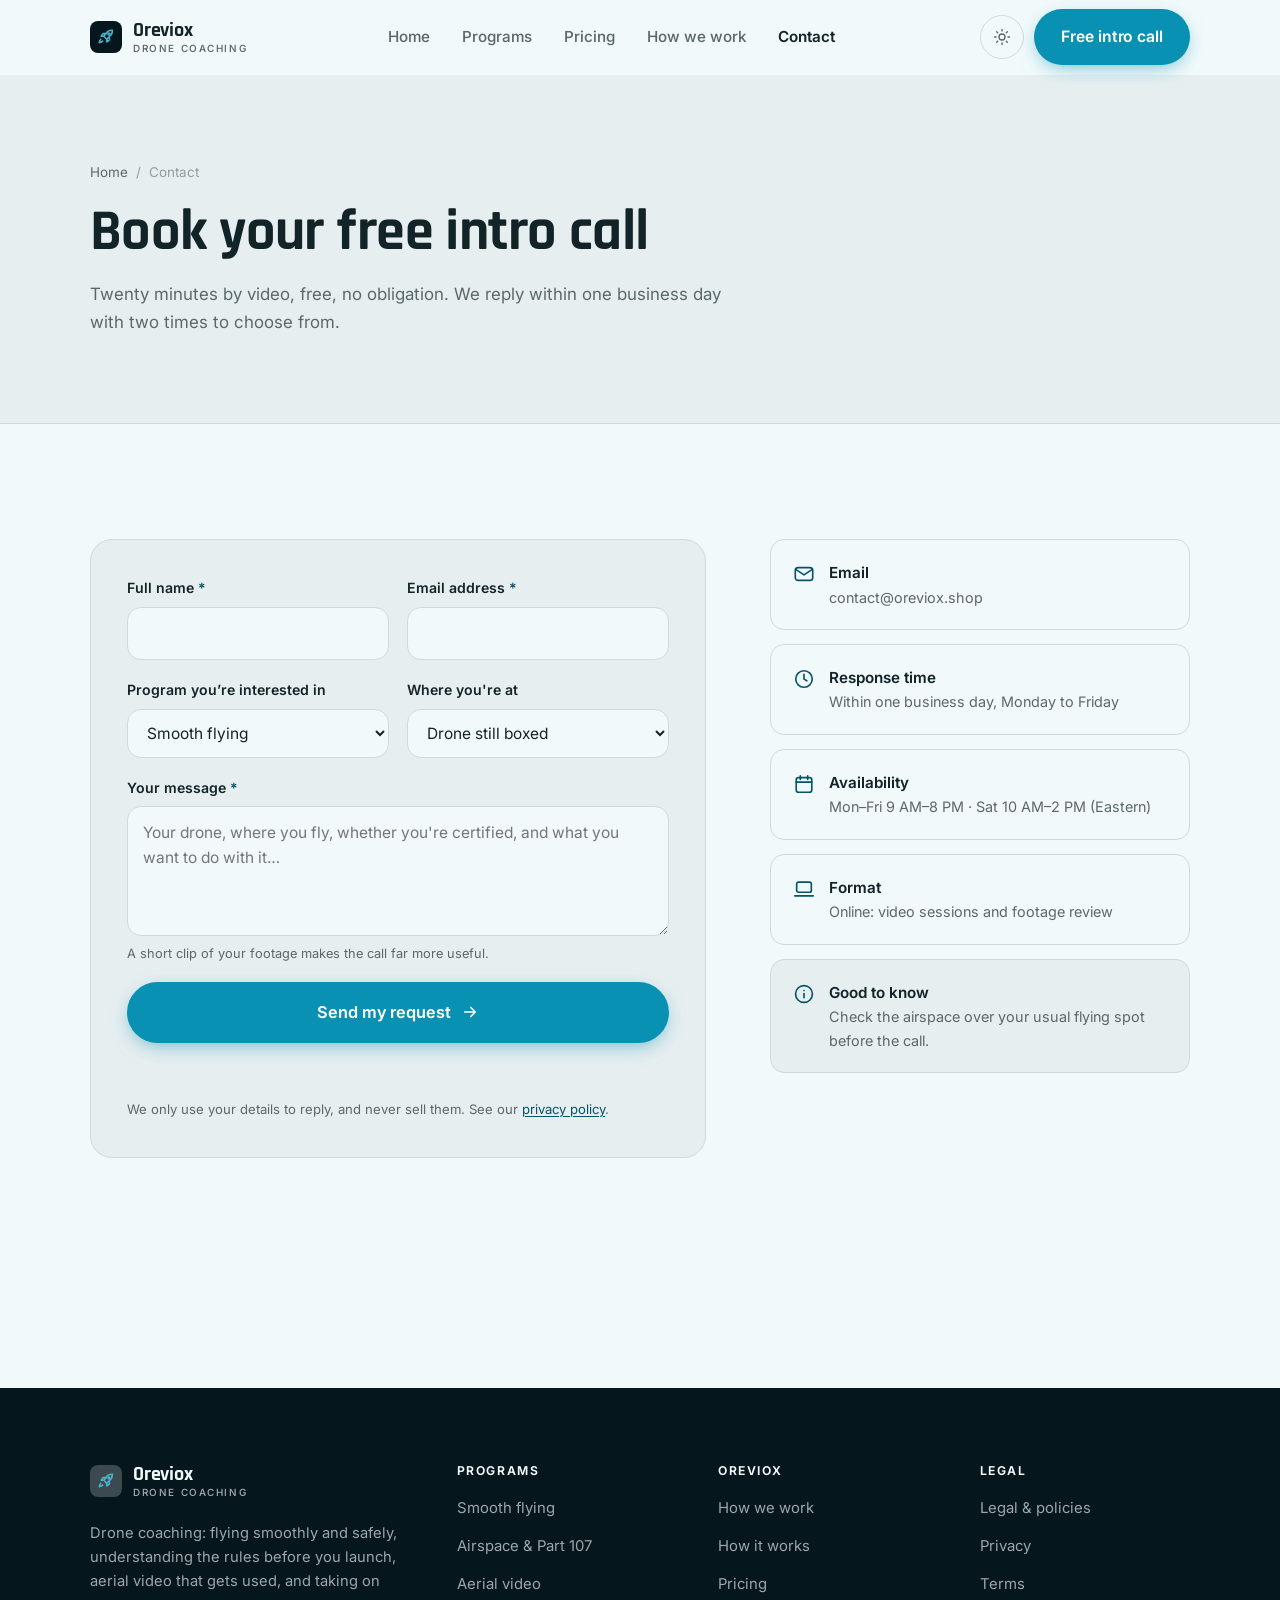
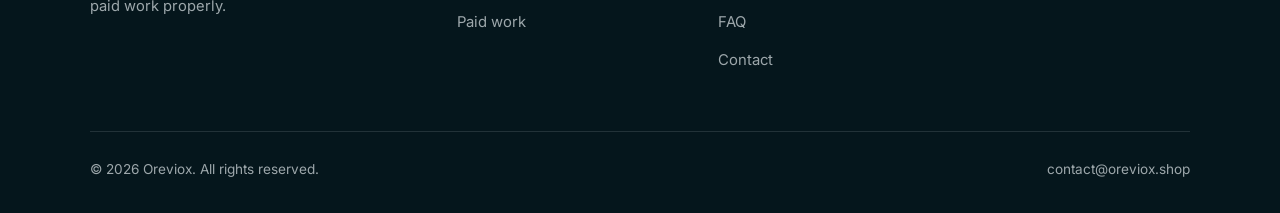
<file: contact.html>
<!DOCTYPE html>
<html lang="en" class="no-js">
<head>
<meta charset="utf-8">
<meta name="viewport" content="width=device-width, initial-scale=1">
<title>Contact — Oreviox</title>
<meta name="description" content="Book your free 20-minute intro call. We reply within one business day.">
<link rel="canonical" href="https://oreviox.shop/contact.html">

<meta property="og:type" content="website">
<meta property="og:url" content="https://oreviox.shop/contact.html">
<meta property="og:site_name" content="Oreviox">
<meta property="og:locale" content="en_US">
<meta property="og:title" content="Contact — Oreviox">
<meta property="og:description" content="Book your free 20-minute intro call. We reply within one business day.">
<meta name="theme-color" content="#05161c">

<link rel="icon" href="assets/img/favicon.svg" type="image/svg+xml">
<link rel="preconnect" href="https://fonts.googleapis.com">
<link rel="preconnect" href="https://fonts.gstatic.com" crossorigin>
<link rel="stylesheet" href="https://fonts.googleapis.com/css2?family=Rajdhani:wght@400;500;600;700&family=Inter:wght@400..700&display=swap">
<link rel="stylesheet" href="assets/css/style.css">

<!-- Thème appliqué avant le premier rendu (évite le flash) -->
<script>
document.documentElement.classList.remove('no-js');
(function(){try{var t=localStorage.getItem('site-theme');if(t){document.documentElement.setAttribute('data-theme',t);}}catch(e){}})();
</script>
</head>

<body>
<a class="skip-link" href="#main">Skip to main content</a>

<header class="site-header">
  <nav class="wrap nav" aria-label="Main navigation">
    <a class="brand" href="index.html">
      <svg class="brand__mark" viewBox="0 0 64 64" aria-hidden="true">
        <rect class="bm-bg" width="64" height="64" rx="16"/>
        <g class="bm-ic" transform="translate(14 14) scale(1.5)" fill="none" stroke-width="2.1" stroke-linecap="round" stroke-linejoin="round"><path d="M5 15c-1.5 1.3-2 4.5-2 4.5s3.2-.5 4.5-2M14.5 4.5c2.3-1.4 4.6-1.6 6-1.5.1 1.4-.1 3.7-1.5 6L13 15l-4-4z"/><path d="M9 11H5.5L8 7.5h4M13 15v3.5L16.5 16v-4"/><circle cx="16" cy="8" r="1.3"/></g>
      </svg>
      <span>Oreviox<span class="brand__sub">Drone coaching</span></span>
    </a>

    <ul class="nav__links" id="nav-links">
      <li><a href="index.html">Home</a></li>
      <li><a href="programs.html">Programs</a></li>
      <li><a href="index.html#pricing">Pricing</a></li>
      <li><a href="about.html">How we work</a></li>
      <li><a href="contact.html" aria-current="page">Contact</a></li>
      <li><a class="btn btn--primary" href="contact.html">Free intro call</a></li>
    </ul>

    <div class="nav__cta">
      <button class="theme-toggle" type="button" aria-label="Switch to dark theme">
        <svg class="icon-sun" viewBox="0 0 24 24" fill="none" stroke="currentColor" stroke-width="1.8" stroke-linecap="round" aria-hidden="true"><circle cx="12" cy="12" r="4"/><path d="M12 2v2m0 16v2M2 12h2m16 0h2M4.9 4.9l1.4 1.4m11.4 11.4 1.4 1.4M19.1 4.9l-1.4 1.4M6.3 17.7l-1.4 1.4"/></svg>
        <svg class="icon-moon" viewBox="0 0 24 24" fill="none" stroke="currentColor" stroke-width="1.8" stroke-linecap="round" stroke-linejoin="round" aria-hidden="true"><path d="M21 12.8A9 9 0 1 1 11.2 3a7 7 0 0 0 9.8 9.8z"/></svg>
      </button>
      <a class="btn btn--primary" href="contact.html">Free intro call</a>
      <button class="nav__toggle" type="button" aria-expanded="false" aria-controls="nav-links" aria-label="Open menu">
        <svg class="icon-open" viewBox="0 0 24 24" fill="none" stroke="currentColor" stroke-width="2" stroke-linecap="round" aria-hidden="true"><path d="M3 6h18M3 12h18M3 18h18"/></svg>
        <svg class="icon-close" viewBox="0 0 24 24" fill="none" stroke="currentColor" stroke-width="2" stroke-linecap="round" aria-hidden="true"><path d="M6 6l12 12M18 6L6 18"/></svg>
      </button>
    </div>
  </nav>
</header>

<main id="main">

<section class="page-head">
  <div class="wrap">
    <nav class="breadcrumb" aria-label="Breadcrumb">
      <a href="index.html">Home</a><span>/</span><span aria-current="page">Contact</span>
    </nav>
    <h1>Book your free intro call</h1>
    <p>Twenty minutes by video, free, no obligation. We reply within one business day with two times to choose from.</p>
  </div>
</section>

<section class="section wrap">
  <div class="form-layout">

    <!--
      FORM: the action attribute holds a placeholder id. Create a free form at
      https://formspree.io and replace VOTRE_ID_FORMSPREE. Until then, the button
      opens the visitor's email app with a pre-filled message to contact@oreviox.shop.
    -->
    <form class="form" id="contact-form" action="https://formspree.io/f/VOTRE_ID_FORMSPREE" method="POST"
          data-email="contact@oreviox.shop" data-subject="Intro call request"
          data-msg-mail="Your email app will open with the message ready to send." data-msg-sending="Sending…"
          data-msg-ok="Thanks! Your message is on its way. We reply within one business day." data-msg-err="Sending failed. Please email us directly at">
      <div class="form__row">
        <div class="field">
          <label for="nom">Full name <span class="req" aria-hidden="true">*</span></label>
          <input type="text" id="nom" name="nom" autocomplete="name" required>
        </div>
        <div class="field">
          <label for="email">Email address <span class="req" aria-hidden="true">*</span></label>
          <input type="email" id="email" name="email" autocomplete="email" required>
        </div>
      </div>

      <div class="form__row">
        <div class="field">
          <label for="programme">Program you’re interested in</label>
          <select id="programme" name="programme">
            <option>Smooth flying</option>
            <option>Airspace &amp; Part 107</option>
            <option>Aerial video</option>
            <option>Paid work</option>
            <option>Not sure yet</option>
          </select>
        </div>
        <div class="field">
          <label for="niveau">Where you're at</label>
          <select id="niveau" name="niveau">
            <option>Drone still boxed</option>
            <option>Flying, footage is shaky</option>
            <option>Studying for Part 107</option>
            <option>Want paid work</option>
          </select>
        </div>
      </div>

      <div class="field">
        <label for="message">Your message <span class="req" aria-hidden="true">*</span></label>
        <textarea id="message" name="message" required placeholder="Your drone, where you fly, whether you're certified, and what you want to do with it…"></textarea>
        <span class="field__hint">A short clip of your footage makes the call far more useful.</span>
      </div>

      <!-- Bot trap: hidden from humans -->
      <div class="visually-hidden" aria-hidden="true">
        <label for="site-web">Leave this field empty</label>
        <input type="text" id="site-web" name="_gotcha" tabindex="-1" autocomplete="off">
      </div>

      <button class="btn btn--primary btn--lg" type="submit">Send my request <svg viewBox="0 0 24 24" fill="none" stroke="currentColor" stroke-width="2.2" stroke-linecap="round" stroke-linejoin="round" aria-hidden="true"><path d="M5 12h14M13 6l6 6-6 6"/></svg></button>

      <p id="form-status" class="form__status" role="status" aria-live="polite"></p>

      <p class="form__note">
        We only use your details to reply, and never sell them. See our <a href="legal.html#privacy">privacy policy</a>.
      </p>
    </form>

    <aside class="contact-aside">
      <div class="contact-card">
        <svg viewBox="0 0 24 24" fill="none" stroke="currentColor" stroke-width="1.8" stroke-linecap="round" stroke-linejoin="round" aria-hidden="true"><rect x="2.5" y="5" width="19" height="14" rx="3"/><path d="M3 7l9 6 9-6"/></svg>
        <div><b>Email</b><a href="mailto:contact@oreviox.shop">contact@oreviox.shop</a></div>
      </div>
      <div class="contact-card">
        <svg viewBox="0 0 24 24" fill="none" stroke="currentColor" stroke-width="1.8" stroke-linecap="round" stroke-linejoin="round" aria-hidden="true"><circle cx="12" cy="12" r="9"/><path d="M12 7v5l3.2 2"/></svg>
        <div><b>Response time</b><span>Within one business day, Monday to Friday</span></div>
      </div>
      <div class="contact-card">
        <svg viewBox="0 0 24 24" fill="none" stroke="currentColor" stroke-width="1.8" stroke-linecap="round" stroke-linejoin="round" aria-hidden="true"><rect x="3.5" y="5" width="17" height="16" rx="2.5"/><path d="M8 3v4M16 3v4M3.5 10h17"/></svg>
        <div><b>Availability</b><span>Mon–Fri 9 AM–8 PM · Sat 10 AM–2 PM (Eastern)</span></div>
      </div>
      <div class="contact-card">
        <svg viewBox="0 0 24 24" fill="none" stroke="currentColor" stroke-width="1.8" stroke-linecap="round" stroke-linejoin="round" aria-hidden="true"><rect x="4" y="4.5" width="16" height="11" rx="2"/><path d="M2 19.5h20"/></svg>
        <div><b>Format</b><span>Online: video sessions and footage review</span></div>
      </div>
      <div class="contact-card contact-card--soft">
        <svg viewBox="0 0 24 24" fill="none" stroke="currentColor" stroke-width="1.8" stroke-linecap="round" stroke-linejoin="round" aria-hidden="true"><circle cx="12" cy="12" r="9.2"/><path d="M12 16v-4.5M12 8.2v.1"/></svg>
        <div><b>Good to know</b><span>Check the airspace over your usual flying spot before the call.</span></div>
      </div>
    </aside>

  </div>
</section>

</main>

<footer class="site-footer">
  <div class="wrap">
    <div class="footer__grid">
      <div class="footer__brand">
        <a class="brand" href="index.html">
          <svg class="brand__mark" viewBox="0 0 64 64" aria-hidden="true">
        <rect class="bm-bg" width="64" height="64" rx="16"/>
        <g class="bm-ic" transform="translate(14 14) scale(1.5)" fill="none" stroke-width="2.1" stroke-linecap="round" stroke-linejoin="round"><path d="M5 15c-1.5 1.3-2 4.5-2 4.5s3.2-.5 4.5-2M14.5 4.5c2.3-1.4 4.6-1.6 6-1.5.1 1.4-.1 3.7-1.5 6L13 15l-4-4z"/><path d="M9 11H5.5L8 7.5h4M13 15v3.5L16.5 16v-4"/><circle cx="16" cy="8" r="1.3"/></g>
      </svg>
          <span>Oreviox<span class="brand__sub">Drone coaching</span></span>
        </a>
        <p>Drone coaching: flying smoothly and safely, understanding the rules before you launch, aerial video that gets used, and taking on paid work properly.</p>
      </div>

      <div class="footer__col">
        <h4>Programs</h4>
        <ul>
          <li><a href="programs.html#flying">Smooth flying</a></li>
          <li><a href="programs.html#rules">Airspace &amp; Part 107</a></li>
          <li><a href="programs.html#video">Aerial video</a></li>
          <li><a href="programs.html#work">Paid work</a></li>
        </ul>
      </div>

      <div class="footer__col">
        <h4>Oreviox</h4>
        <ul>
          <li><a href="about.html">How we work</a></li>
          <li><a href="index.html#how-it-works">How it works</a></li>
          <li><a href="index.html#pricing">Pricing</a></li>
          <li><a href="index.html#faq">FAQ</a></li>
          <li><a href="contact.html">Contact</a></li>
        </ul>
      </div>

      <div class="footer__col">
        <h4>Legal</h4>
        <ul>
          <li><a href="legal.html">Legal &amp; policies</a></li>
          <li><a href="legal.html#privacy">Privacy</a></li>
          <li><a href="legal.html#terms">Terms</a></li>
        </ul>
      </div>
    </div>

    <div class="footer__bottom">
      <p>© <span data-year>2026</span> Oreviox. All rights reserved.</p>
      <p><a href="mailto:contact@oreviox.shop">contact@oreviox.shop</a></p>
    </div>
  </div>
</footer>

<script src="assets/js/main.js" defer></script>
</body>
</html>
</file>
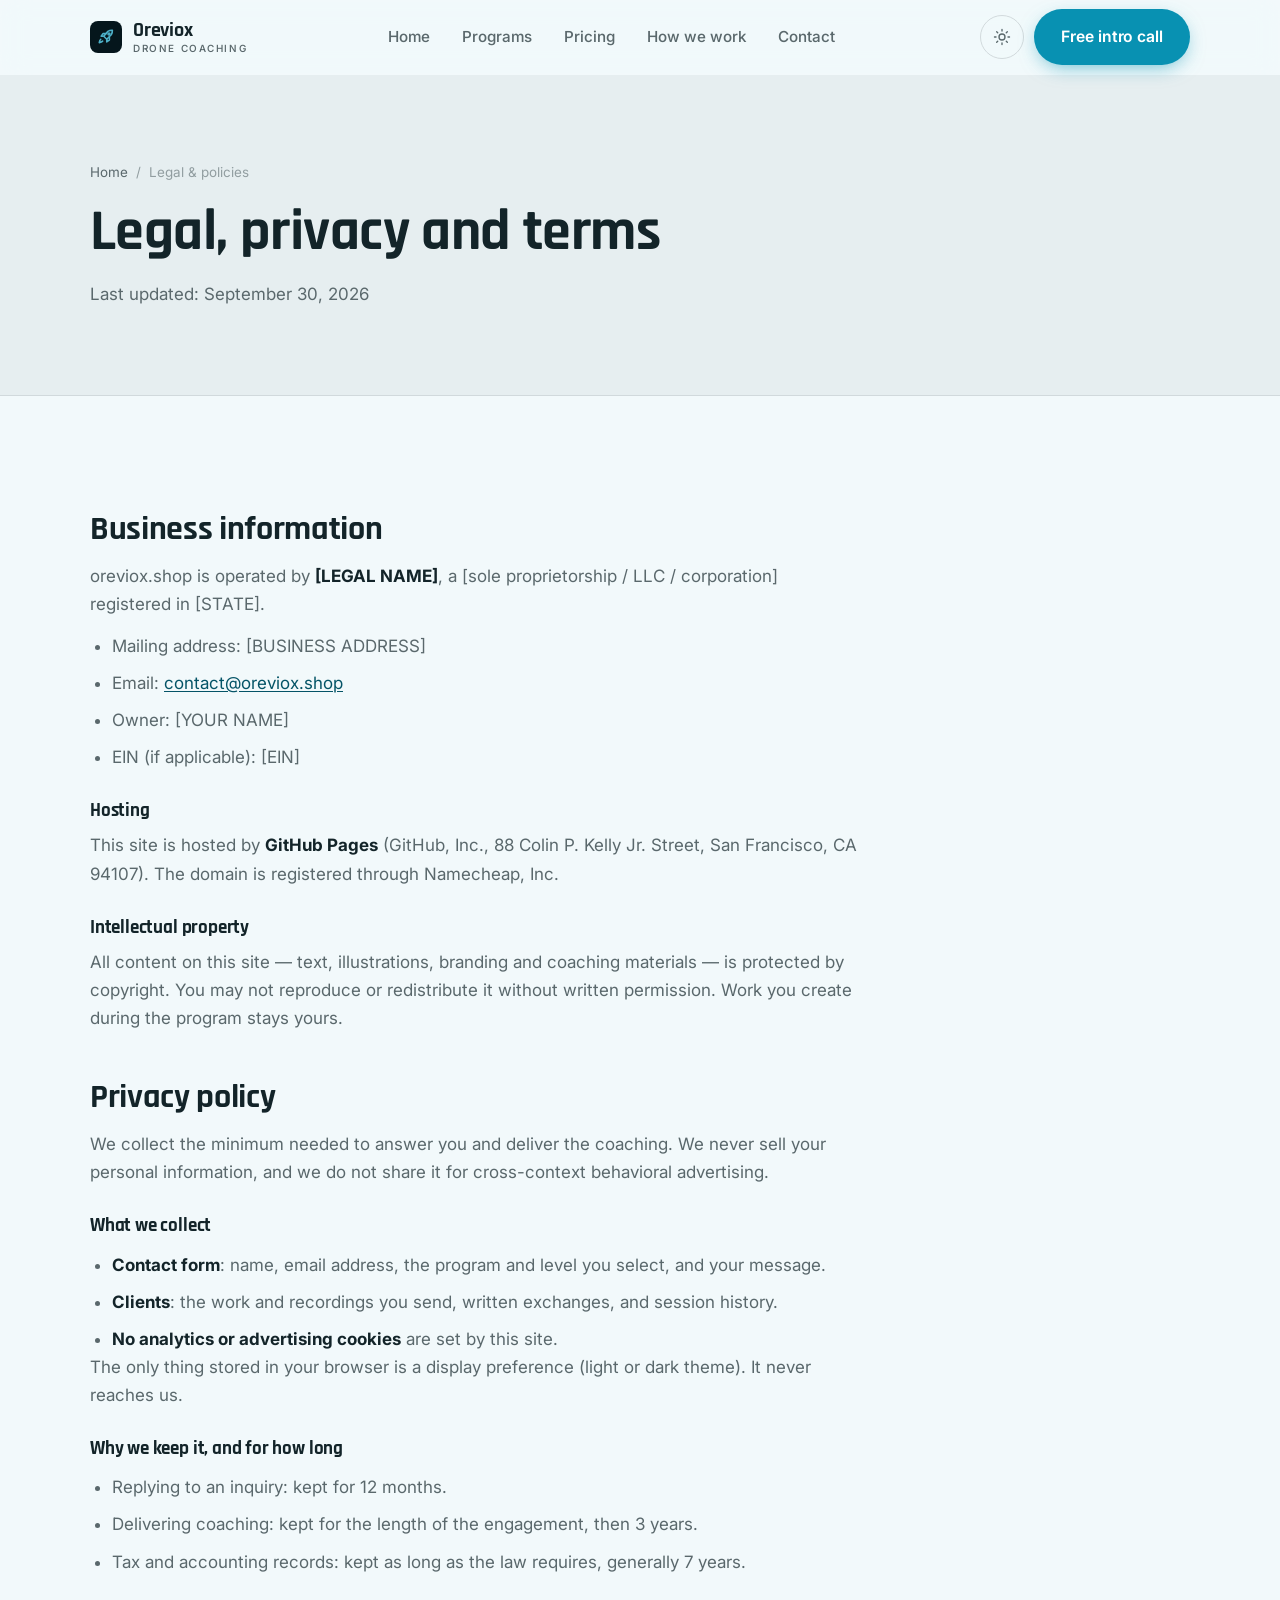
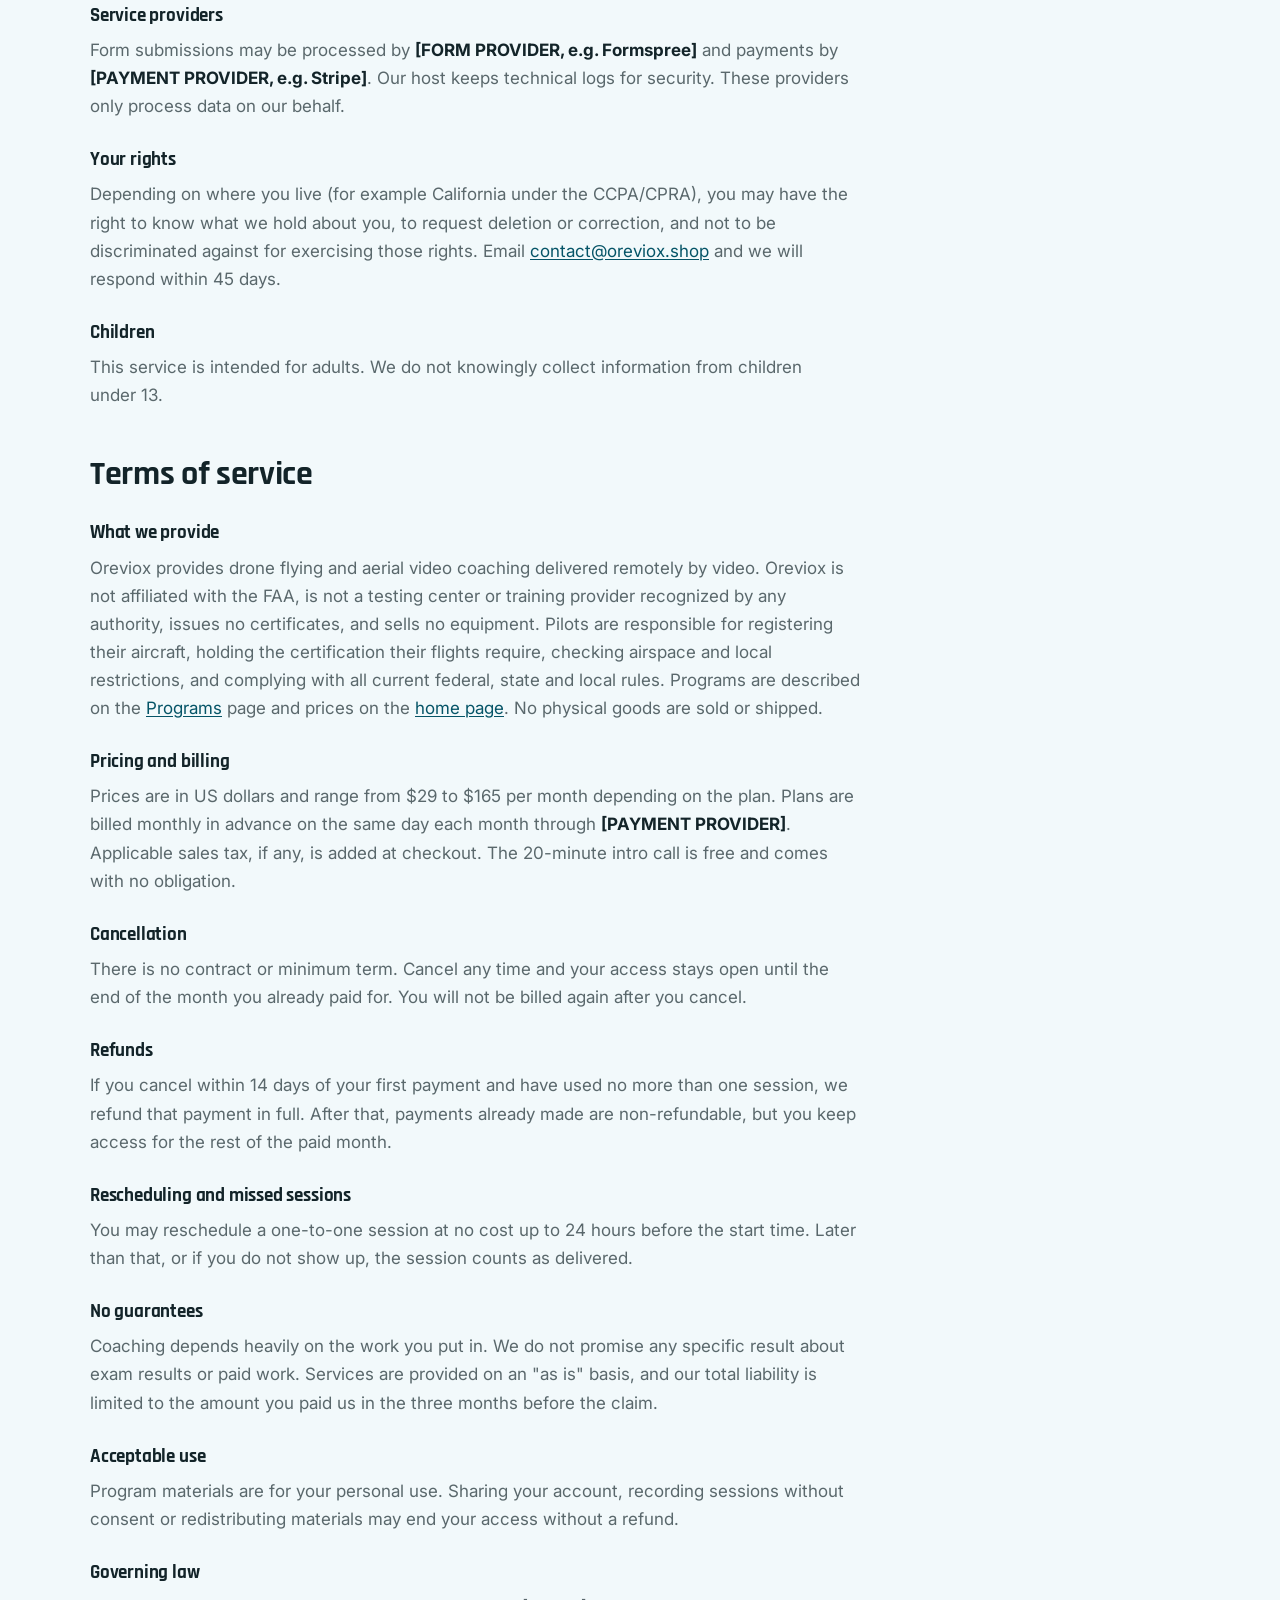
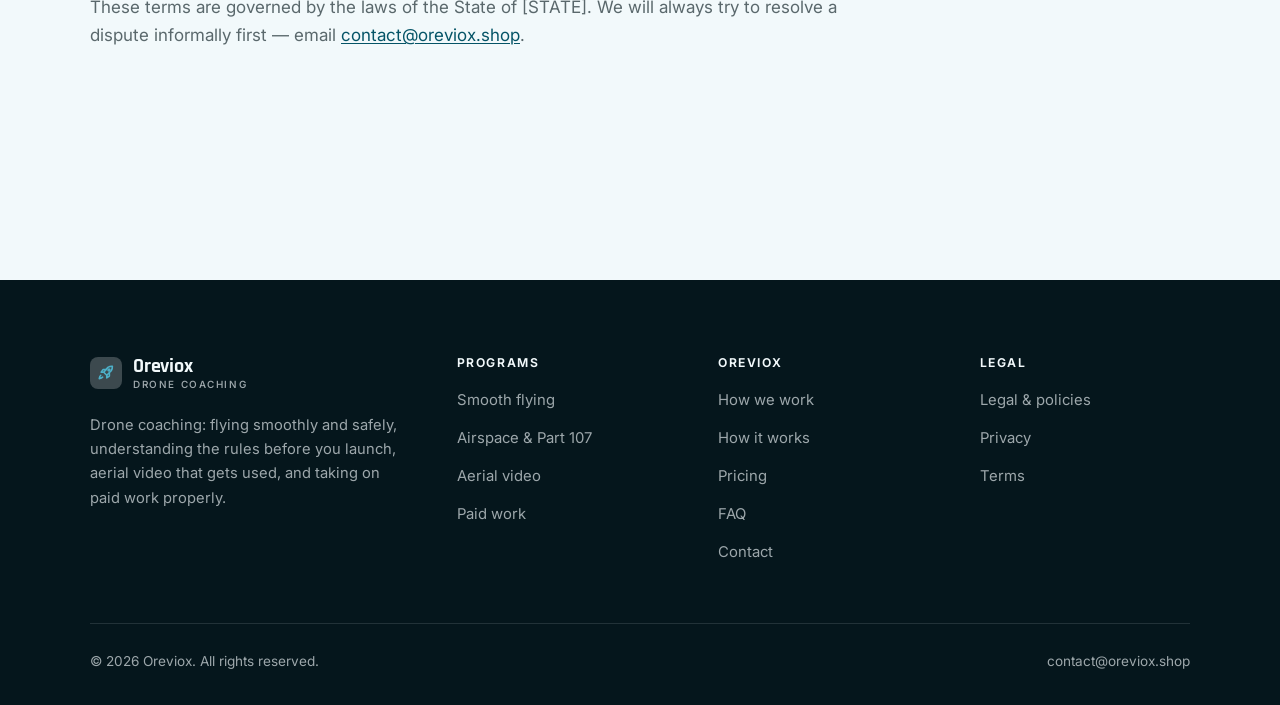
<file: legal.html>
<!DOCTYPE html>
<html lang="en" class="no-js">
<head>
<meta charset="utf-8">
<meta name="viewport" content="width=device-width, initial-scale=1">
<title>Legal, privacy and terms — Oreviox</title>
<meta name="description" content="Business information, privacy policy and terms of service for Oreviox.">
<meta name="robots" content="noindex">

<meta property="og:type" content="website">
<meta property="og:url" content="https://oreviox.shop/legal.html">
<meta property="og:site_name" content="Oreviox">
<meta property="og:locale" content="en_US">
<meta property="og:title" content="Legal, privacy and terms — Oreviox">
<meta property="og:description" content="Business information, privacy policy and terms of service for Oreviox.">
<meta name="theme-color" content="#05161c">

<link rel="icon" href="assets/img/favicon.svg" type="image/svg+xml">
<link rel="preconnect" href="https://fonts.googleapis.com">
<link rel="preconnect" href="https://fonts.gstatic.com" crossorigin>
<link rel="stylesheet" href="https://fonts.googleapis.com/css2?family=Rajdhani:wght@400;500;600;700&family=Inter:wght@400..700&display=swap">
<link rel="stylesheet" href="assets/css/style.css">

<!-- Thème appliqué avant le premier rendu (évite le flash) -->
<script>
document.documentElement.classList.remove('no-js');
(function(){try{var t=localStorage.getItem('site-theme');if(t){document.documentElement.setAttribute('data-theme',t);}}catch(e){}})();
</script>
</head>

<body>
<a class="skip-link" href="#main">Skip to main content</a>

<header class="site-header">
  <nav class="wrap nav" aria-label="Main navigation">
    <a class="brand" href="index.html">
      <svg class="brand__mark" viewBox="0 0 64 64" aria-hidden="true">
        <rect class="bm-bg" width="64" height="64" rx="16"/>
        <g class="bm-ic" transform="translate(14 14) scale(1.5)" fill="none" stroke-width="2.1" stroke-linecap="round" stroke-linejoin="round"><path d="M5 15c-1.5 1.3-2 4.5-2 4.5s3.2-.5 4.5-2M14.5 4.5c2.3-1.4 4.6-1.6 6-1.5.1 1.4-.1 3.7-1.5 6L13 15l-4-4z"/><path d="M9 11H5.5L8 7.5h4M13 15v3.5L16.5 16v-4"/><circle cx="16" cy="8" r="1.3"/></g>
      </svg>
      <span>Oreviox<span class="brand__sub">Drone coaching</span></span>
    </a>

    <ul class="nav__links" id="nav-links">
      <li><a href="index.html">Home</a></li>
      <li><a href="programs.html">Programs</a></li>
      <li><a href="index.html#pricing">Pricing</a></li>
      <li><a href="about.html">How we work</a></li>
      <li><a href="contact.html">Contact</a></li>
      <li><a class="btn btn--primary" href="contact.html">Free intro call</a></li>
    </ul>

    <div class="nav__cta">
      <button class="theme-toggle" type="button" aria-label="Switch to dark theme">
        <svg class="icon-sun" viewBox="0 0 24 24" fill="none" stroke="currentColor" stroke-width="1.8" stroke-linecap="round" aria-hidden="true"><circle cx="12" cy="12" r="4"/><path d="M12 2v2m0 16v2M2 12h2m16 0h2M4.9 4.9l1.4 1.4m11.4 11.4 1.4 1.4M19.1 4.9l-1.4 1.4M6.3 17.7l-1.4 1.4"/></svg>
        <svg class="icon-moon" viewBox="0 0 24 24" fill="none" stroke="currentColor" stroke-width="1.8" stroke-linecap="round" stroke-linejoin="round" aria-hidden="true"><path d="M21 12.8A9 9 0 1 1 11.2 3a7 7 0 0 0 9.8 9.8z"/></svg>
      </button>
      <a class="btn btn--primary" href="contact.html">Free intro call</a>
      <button class="nav__toggle" type="button" aria-expanded="false" aria-controls="nav-links" aria-label="Open menu">
        <svg class="icon-open" viewBox="0 0 24 24" fill="none" stroke="currentColor" stroke-width="2" stroke-linecap="round" aria-hidden="true"><path d="M3 6h18M3 12h18M3 18h18"/></svg>
        <svg class="icon-close" viewBox="0 0 24 24" fill="none" stroke="currentColor" stroke-width="2" stroke-linecap="round" aria-hidden="true"><path d="M6 6l12 12M18 6L6 18"/></svg>
      </button>
    </div>
  </nav>
</header>

<main id="main">

<section class="page-head">
  <div class="wrap">
    <nav class="breadcrumb" aria-label="Breadcrumb">
      <a href="index.html">Home</a><span>/</span><span aria-current="page">Legal &amp; policies</span>
    </nav>
    <h1>Legal, privacy and terms</h1>
    <p>Last updated: <time datetime="2026-09-30">September 30, 2026</time></p>
  </div>
</section>

<section class="section wrap">
  <div class="prose">

    <!--
      TO DO: this is a skeleton, not legal advice. Replace every [BRACKET] with
      your real details before selling, and have a lawyer review it if you can.
      Consumer protection rules differ by state.
    -->

    <h2 id="business">Business information</h2>
    <p>
      oreviox.shop is operated by <strong>[LEGAL NAME]</strong>, a [sole proprietorship / LLC / corporation]
      registered in [STATE].
    </p>
    <ul>
      <li>Mailing address: [BUSINESS ADDRESS]</li>
      <li>Email: <a href="mailto:contact@oreviox.shop">contact@oreviox.shop</a></li>
      <li>Owner: [YOUR NAME]</li>
      <li>EIN (if applicable): [EIN]</li>
    </ul>

    <h3>Hosting</h3>
    <p>
      This site is hosted by <strong>GitHub Pages</strong> (GitHub, Inc., 88 Colin P. Kelly Jr. Street,
      San Francisco, CA 94107). The domain is registered through Namecheap, Inc.
    </p>

    <h3>Intellectual property</h3>
    <p>
      All content on this site — text, illustrations, branding and coaching materials — is protected by
      copyright. You may not reproduce or redistribute it without written permission. Work you create during
      the program stays yours.
    </p>

    <h2 id="privacy">Privacy policy</h2>
    <p>
      We collect the minimum needed to answer you and deliver the coaching. We never sell your personal
      information, and we do not share it for cross-context behavioral advertising.
    </p>
    <h3>What we collect</h3>
    <ul>
      <li><strong>Contact form</strong>: name, email address, the program and level you select, and your message.</li>
      <li><strong>Clients</strong>: the work and recordings you send, written exchanges, and session history.</li>
      <li><strong>No analytics or advertising cookies</strong> are set by this site.</li>
    </ul>
    <p>
      The only thing stored in your browser is a display preference (light or dark theme). It never reaches us.
    </p>
    <h3>Why we keep it, and for how long</h3>
    <ul>
      <li>Replying to an inquiry: kept for 12 months.</li>
      <li>Delivering coaching: kept for the length of the engagement, then 3 years.</li>
      <li>Tax and accounting records: kept as long as the law requires, generally 7 years.</li>
    </ul>
    <h3>Service providers</h3>
    <p>
      Form submissions may be processed by <strong>[FORM PROVIDER, e.g. Formspree]</strong> and payments by
      <strong>[PAYMENT PROVIDER, e.g. Stripe]</strong>. Our host keeps technical logs for security. These
      providers only process data on our behalf.
    </p>
    <h3>Your rights</h3>
    <p>
      Depending on where you live (for example California under the CCPA/CPRA), you may have the right to
      know what we hold about you, to request deletion or correction, and not to be discriminated against for
      exercising those rights. Email <a href="mailto:contact@oreviox.shop">contact@oreviox.shop</a> and we will respond within 45 days.
    </p>
    <h3>Children</h3>
    <p>
      This service is intended for adults. We do not knowingly collect information from children under 13.
    </p>

    <h2 id="terms">Terms of service</h2>
    <h3>What we provide</h3>
    <p>
      Oreviox provides drone flying and aerial video coaching delivered remotely by video. Oreviox is not affiliated with the FAA, is not a testing center or training provider recognized by any authority, issues no certificates, and sells no equipment. Pilots are responsible for registering their aircraft, holding the certification their flights require, checking airspace and local restrictions, and complying with all current federal, state and local rules. Programs are described on the
      <a href="programs.html">Programs</a> page and prices on the <a href="index.html#pricing">home page</a>.
      No physical goods are sold or shipped.
    </p>
    <h3>Pricing and billing</h3>
    <p>
      Prices are in US dollars and range from $29 to $165 per month
      depending on the plan. Plans are billed monthly in advance on the same day each month through
      <strong>[PAYMENT PROVIDER]</strong>. Applicable sales tax, if any, is added at checkout.
      The 20-minute intro call is free and comes with no obligation.
    </p>
    <h3>Cancellation</h3>
    <p>
      There is no contract or minimum term. Cancel any time and your access stays open until the end of the
      month you already paid for. You will not be billed again after you cancel.
    </p>
    <h3>Refunds</h3>
    <p>
      If you cancel within 14 days of your first payment and have used no more than one session, we refund
      that payment in full. After that, payments already made are non-refundable, but you keep access for the
      rest of the paid month.
    </p>
    <h3>Rescheduling and missed sessions</h3>
    <p>
      You may reschedule a one-to-one session at no cost up to 24 hours before the start time. Later than
      that, or if you do not show up, the session counts as delivered.
    </p>
    <h3>No guarantees</h3>
    <p>
      Coaching depends heavily on the work you put in. We do not promise any specific result
      about exam results or paid work. Services are provided on an "as is" basis, and our total
      liability is limited to the amount you paid us in the three months before the claim.
    </p>
    <h3>Acceptable use</h3>
    <p>
      Program materials are for your personal use. Sharing your account, recording sessions without consent
      or redistributing materials may end your access without a refund.
    </p>
    <h3>Governing law</h3>
    <p>
      These terms are governed by the laws of the State of [STATE]. We will always try to resolve a dispute
      informally first — email <a href="mailto:contact@oreviox.shop">contact@oreviox.shop</a>.
    </p>

  </div>
</section>

</main>

<footer class="site-footer">
  <div class="wrap">
    <div class="footer__grid">
      <div class="footer__brand">
        <a class="brand" href="index.html">
          <svg class="brand__mark" viewBox="0 0 64 64" aria-hidden="true">
        <rect class="bm-bg" width="64" height="64" rx="16"/>
        <g class="bm-ic" transform="translate(14 14) scale(1.5)" fill="none" stroke-width="2.1" stroke-linecap="round" stroke-linejoin="round"><path d="M5 15c-1.5 1.3-2 4.5-2 4.5s3.2-.5 4.5-2M14.5 4.5c2.3-1.4 4.6-1.6 6-1.5.1 1.4-.1 3.7-1.5 6L13 15l-4-4z"/><path d="M9 11H5.5L8 7.5h4M13 15v3.5L16.5 16v-4"/><circle cx="16" cy="8" r="1.3"/></g>
      </svg>
          <span>Oreviox<span class="brand__sub">Drone coaching</span></span>
        </a>
        <p>Drone coaching: flying smoothly and safely, understanding the rules before you launch, aerial video that gets used, and taking on paid work properly.</p>
      </div>

      <div class="footer__col">
        <h4>Programs</h4>
        <ul>
          <li><a href="programs.html#flying">Smooth flying</a></li>
          <li><a href="programs.html#rules">Airspace &amp; Part 107</a></li>
          <li><a href="programs.html#video">Aerial video</a></li>
          <li><a href="programs.html#work">Paid work</a></li>
        </ul>
      </div>

      <div class="footer__col">
        <h4>Oreviox</h4>
        <ul>
          <li><a href="about.html">How we work</a></li>
          <li><a href="index.html#how-it-works">How it works</a></li>
          <li><a href="index.html#pricing">Pricing</a></li>
          <li><a href="index.html#faq">FAQ</a></li>
          <li><a href="contact.html">Contact</a></li>
        </ul>
      </div>

      <div class="footer__col">
        <h4>Legal</h4>
        <ul>
          <li><a href="legal.html">Legal &amp; policies</a></li>
          <li><a href="legal.html#privacy">Privacy</a></li>
          <li><a href="legal.html#terms">Terms</a></li>
        </ul>
      </div>
    </div>

    <div class="footer__bottom">
      <p>© <span data-year>2026</span> Oreviox. All rights reserved.</p>
      <p><a href="mailto:contact@oreviox.shop">contact@oreviox.shop</a></p>
    </div>
  </div>
</footer>

<script src="assets/js/main.js" defer></script>
</body>
</html>
</file>
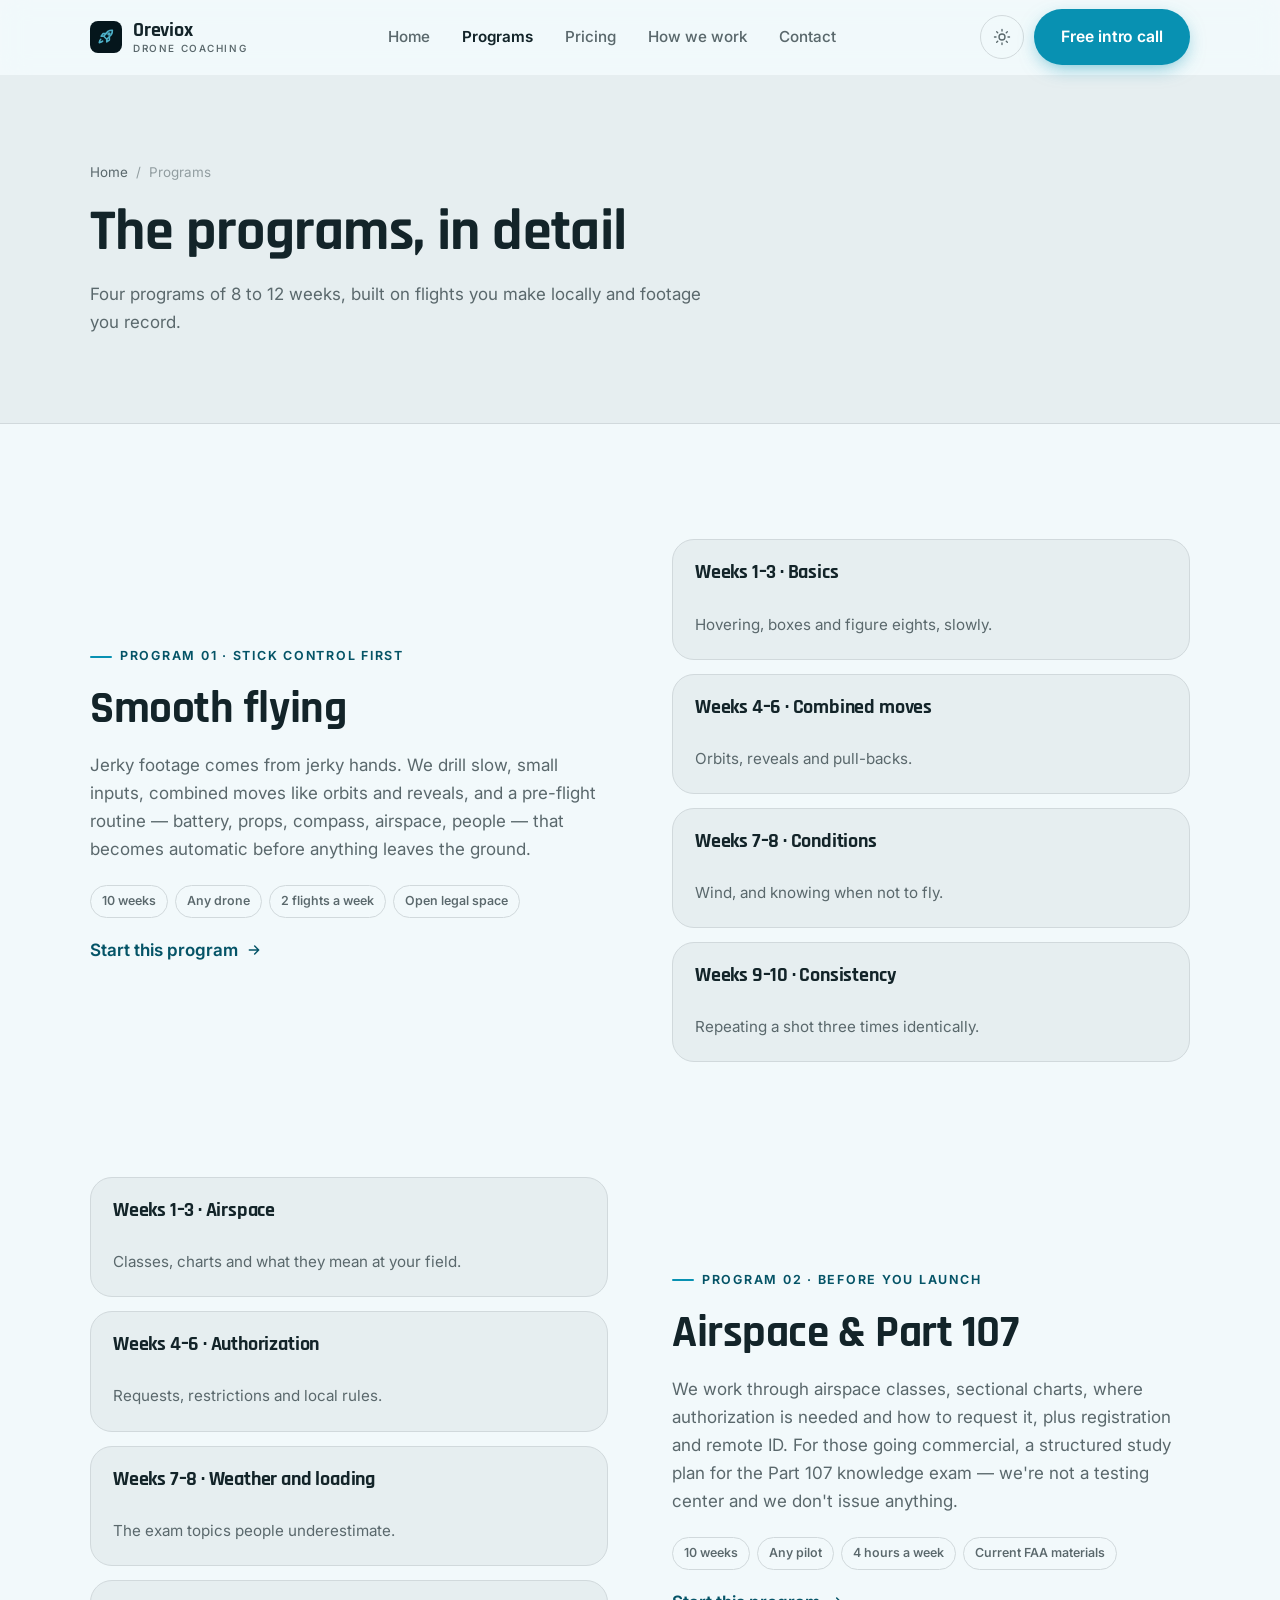
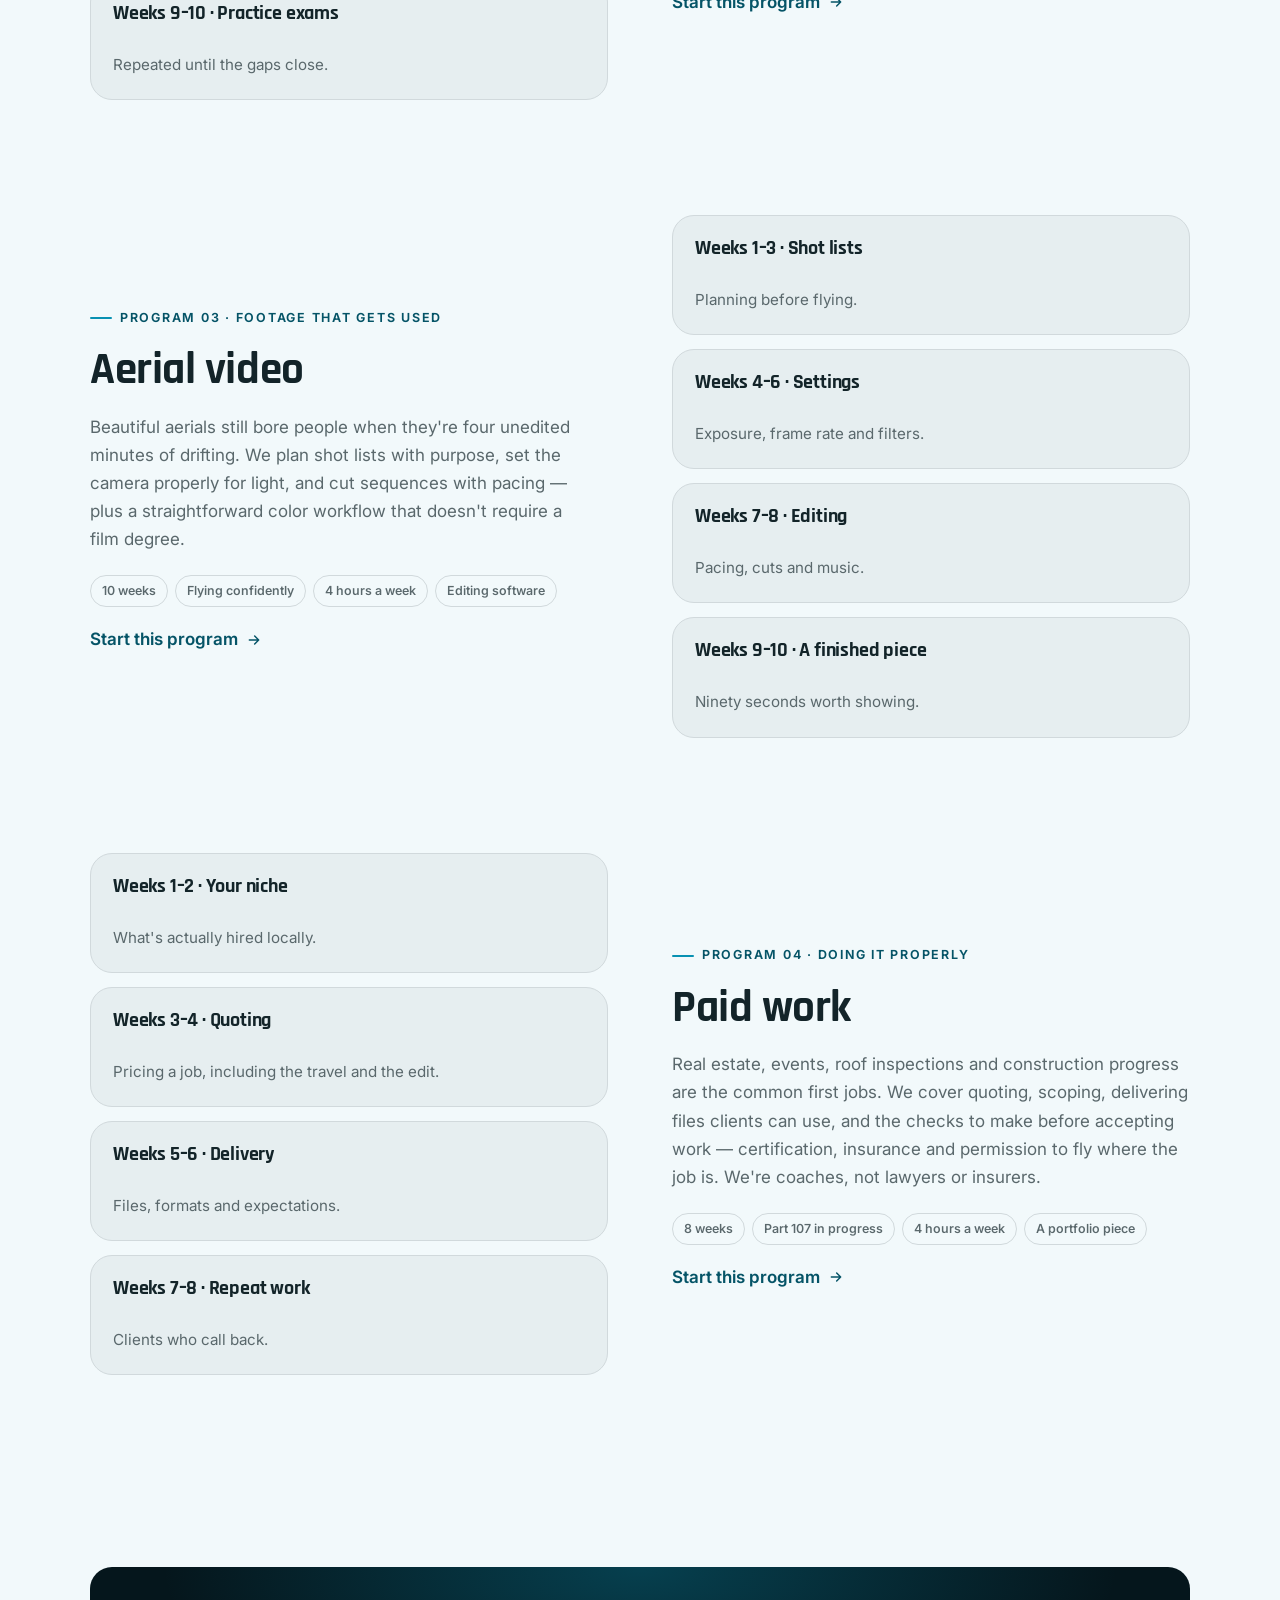
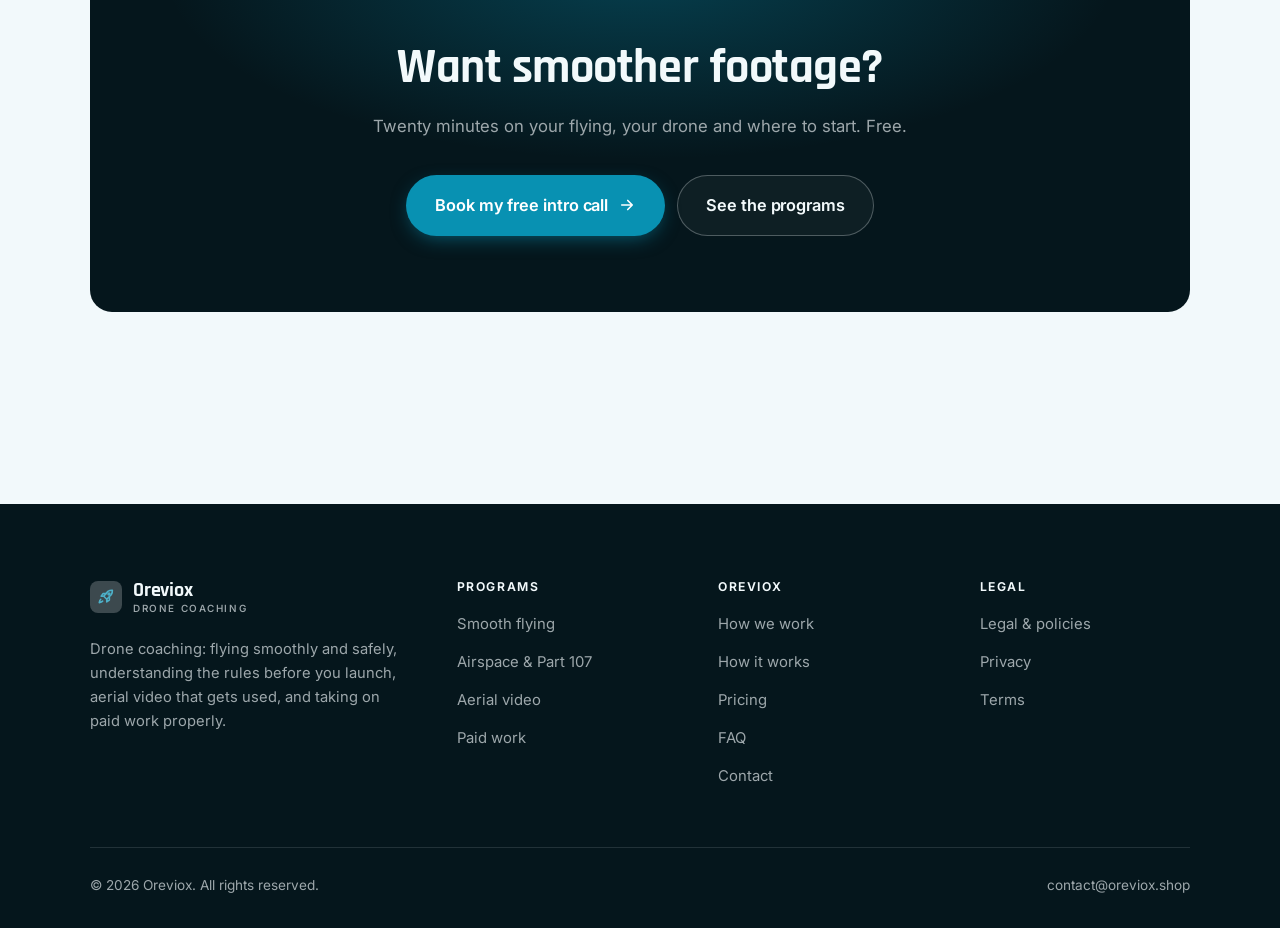
<file: programs.html>
<!DOCTYPE html>
<html lang="en" class="no-js">
<head>
<meta charset="utf-8">
<meta name="viewport" content="width=device-width, initial-scale=1">
<title>Programs — Oreviox</title>
<meta name="description" content="Drone coaching programs: smooth flying, airspace and Part 107, aerial video, taking on paid work.">
<link rel="canonical" href="https://oreviox.shop/programs.html">

<meta property="og:type" content="website">
<meta property="og:url" content="https://oreviox.shop/programs.html">
<meta property="og:site_name" content="Oreviox">
<meta property="og:locale" content="en_US">
<meta property="og:title" content="Programs — Oreviox">
<meta property="og:description" content="Drone coaching programs: smooth flying, airspace and Part 107, aerial video, taking on paid work.">
<meta name="theme-color" content="#05161c">

<link rel="icon" href="assets/img/favicon.svg" type="image/svg+xml">
<link rel="preconnect" href="https://fonts.googleapis.com">
<link rel="preconnect" href="https://fonts.gstatic.com" crossorigin>
<link rel="stylesheet" href="https://fonts.googleapis.com/css2?family=Rajdhani:wght@400;500;600;700&family=Inter:wght@400..700&display=swap">
<link rel="stylesheet" href="assets/css/style.css">

<!-- Thème appliqué avant le premier rendu (évite le flash) -->
<script>
document.documentElement.classList.remove('no-js');
(function(){try{var t=localStorage.getItem('site-theme');if(t){document.documentElement.setAttribute('data-theme',t);}}catch(e){}})();
</script>
</head>

<body>
<a class="skip-link" href="#main">Skip to main content</a>

<header class="site-header">
  <nav class="wrap nav" aria-label="Main navigation">
    <a class="brand" href="index.html">
      <svg class="brand__mark" viewBox="0 0 64 64" aria-hidden="true">
        <rect class="bm-bg" width="64" height="64" rx="16"/>
        <g class="bm-ic" transform="translate(14 14) scale(1.5)" fill="none" stroke-width="2.1" stroke-linecap="round" stroke-linejoin="round"><path d="M5 15c-1.5 1.3-2 4.5-2 4.5s3.2-.5 4.5-2M14.5 4.5c2.3-1.4 4.6-1.6 6-1.5.1 1.4-.1 3.7-1.5 6L13 15l-4-4z"/><path d="M9 11H5.5L8 7.5h4M13 15v3.5L16.5 16v-4"/><circle cx="16" cy="8" r="1.3"/></g>
      </svg>
      <span>Oreviox<span class="brand__sub">Drone coaching</span></span>
    </a>

    <ul class="nav__links" id="nav-links">
      <li><a href="index.html">Home</a></li>
      <li><a href="programs.html" aria-current="page">Programs</a></li>
      <li><a href="index.html#pricing">Pricing</a></li>
      <li><a href="about.html">How we work</a></li>
      <li><a href="contact.html">Contact</a></li>
      <li><a class="btn btn--primary" href="contact.html">Free intro call</a></li>
    </ul>

    <div class="nav__cta">
      <button class="theme-toggle" type="button" aria-label="Switch to dark theme">
        <svg class="icon-sun" viewBox="0 0 24 24" fill="none" stroke="currentColor" stroke-width="1.8" stroke-linecap="round" aria-hidden="true"><circle cx="12" cy="12" r="4"/><path d="M12 2v2m0 16v2M2 12h2m16 0h2M4.9 4.9l1.4 1.4m11.4 11.4 1.4 1.4M19.1 4.9l-1.4 1.4M6.3 17.7l-1.4 1.4"/></svg>
        <svg class="icon-moon" viewBox="0 0 24 24" fill="none" stroke="currentColor" stroke-width="1.8" stroke-linecap="round" stroke-linejoin="round" aria-hidden="true"><path d="M21 12.8A9 9 0 1 1 11.2 3a7 7 0 0 0 9.8 9.8z"/></svg>
      </button>
      <a class="btn btn--primary" href="contact.html">Free intro call</a>
      <button class="nav__toggle" type="button" aria-expanded="false" aria-controls="nav-links" aria-label="Open menu">
        <svg class="icon-open" viewBox="0 0 24 24" fill="none" stroke="currentColor" stroke-width="2" stroke-linecap="round" aria-hidden="true"><path d="M3 6h18M3 12h18M3 18h18"/></svg>
        <svg class="icon-close" viewBox="0 0 24 24" fill="none" stroke="currentColor" stroke-width="2" stroke-linecap="round" aria-hidden="true"><path d="M6 6l12 12M18 6L6 18"/></svg>
      </button>
    </div>
  </nav>
</header>

<main id="main">

<section class="page-head">
  <div class="wrap">
    <nav class="breadcrumb" aria-label="Breadcrumb">
      <a href="index.html">Home</a><span>/</span><span aria-current="page">Programs</span>
    </nav>
    <h1>The programs, in detail</h1>
    <p>Four programs of 8 to 12 weeks, built on flights you make locally and footage you record.</p>
  </div>
</section>

<section class="section wrap" id="flying">
  <div class="split reveal">
    <div>
      <span class="eyebrow">Program 01 · Stick control first</span>
      <h2>Smooth flying</h2>
      <p>Jerky footage comes from jerky hands. We drill slow, small inputs, combined moves like orbits and reveals, and a pre-flight routine — battery, props, compass, airspace, people — that becomes automatic before anything leaves the ground.</p>
      <ul class="tags"><li>10 weeks</li><li>Any drone</li><li>2 flights a week</li><li>Open legal space</li></ul>
      <p><a class="arrow-link" href="contact.html">Start this program <svg viewBox="0 0 24 24" fill="none" stroke="currentColor" stroke-width="2.2" stroke-linecap="round" stroke-linejoin="round" aria-hidden="true"><path d="M5 12h14M13 6l6 6-6 6"/></svg></a></p>
    </div>
    <div class="grid grid--2 grid--tight">
      <article class="card card--sm">
        <h3>Weeks 1–3 · Basics</h3>
        <p>Hovering, boxes and figure eights, slowly.</p>
      </article>
      <article class="card card--sm">
        <h3>Weeks 4–6 · Combined moves</h3>
        <p>Orbits, reveals and pull-backs.</p>
      </article>
      <article class="card card--sm">
        <h3>Weeks 7–8 · Conditions</h3>
        <p>Wind, and knowing when not to fly.</p>
      </article>
      <article class="card card--sm">
        <h3>Weeks 9–10 · Consistency</h3>
        <p>Repeating a shot three times identically.</p>
      </article>
    </div>
  </div>
</section>

<section class="section section--flush wrap" id="rules">
  <div class="split reveal">
    <div class="grid grid--2 grid--tight">
      <article class="card card--sm">
        <h3>Weeks 1–3 · Airspace</h3>
        <p>Classes, charts and what they mean at your field.</p>
      </article>
      <article class="card card--sm">
        <h3>Weeks 4–6 · Authorization</h3>
        <p>Requests, restrictions and local rules.</p>
      </article>
      <article class="card card--sm">
        <h3>Weeks 7–8 · Weather and loading</h3>
        <p>The exam topics people underestimate.</p>
      </article>
      <article class="card card--sm">
        <h3>Weeks 9–10 · Practice exams</h3>
        <p>Repeated until the gaps close.</p>
      </article>
    </div>
    <div>
      <span class="eyebrow">Program 02 · Before you launch</span>
      <h2>Airspace &amp; Part 107</h2>
      <p>We work through airspace classes, sectional charts, where authorization is needed and how to request it, plus registration and remote ID. For those going commercial, a structured study plan for the Part 107 knowledge exam — we're not a testing center and we don't issue anything.</p>
      <ul class="tags"><li>10 weeks</li><li>Any pilot</li><li>4 hours a week</li><li>Current FAA materials</li></ul>
      <p><a class="arrow-link" href="contact.html">Start this program <svg viewBox="0 0 24 24" fill="none" stroke="currentColor" stroke-width="2.2" stroke-linecap="round" stroke-linejoin="round" aria-hidden="true"><path d="M5 12h14M13 6l6 6-6 6"/></svg></a></p>
    </div>
  </div>
</section>

<section class="section section--flush wrap" id="video">
  <div class="split reveal">
    <div>
      <span class="eyebrow">Program 03 · Footage that gets used</span>
      <h2>Aerial video</h2>
      <p>Beautiful aerials still bore people when they're four unedited minutes of drifting. We plan shot lists with purpose, set the camera properly for light, and cut sequences with pacing — plus a straightforward color workflow that doesn't require a film degree.</p>
      <ul class="tags"><li>10 weeks</li><li>Flying confidently</li><li>4 hours a week</li><li>Editing software</li></ul>
      <p><a class="arrow-link" href="contact.html">Start this program <svg viewBox="0 0 24 24" fill="none" stroke="currentColor" stroke-width="2.2" stroke-linecap="round" stroke-linejoin="round" aria-hidden="true"><path d="M5 12h14M13 6l6 6-6 6"/></svg></a></p>
    </div>
    <div class="grid grid--2 grid--tight">
      <article class="card card--sm">
        <h3>Weeks 1–3 · Shot lists</h3>
        <p>Planning before flying.</p>
      </article>
      <article class="card card--sm">
        <h3>Weeks 4–6 · Settings</h3>
        <p>Exposure, frame rate and filters.</p>
      </article>
      <article class="card card--sm">
        <h3>Weeks 7–8 · Editing</h3>
        <p>Pacing, cuts and music.</p>
      </article>
      <article class="card card--sm">
        <h3>Weeks 9–10 · A finished piece</h3>
        <p>Ninety seconds worth showing.</p>
      </article>
    </div>
  </div>
</section>

<section class="section section--flush wrap" id="work">
  <div class="split reveal">
    <div class="grid grid--2 grid--tight">
      <article class="card card--sm">
        <h3>Weeks 1–2 · Your niche</h3>
        <p>What's actually hired locally.</p>
      </article>
      <article class="card card--sm">
        <h3>Weeks 3–4 · Quoting</h3>
        <p>Pricing a job, including the travel and the edit.</p>
      </article>
      <article class="card card--sm">
        <h3>Weeks 5–6 · Delivery</h3>
        <p>Files, formats and expectations.</p>
      </article>
      <article class="card card--sm">
        <h3>Weeks 7–8 · Repeat work</h3>
        <p>Clients who call back.</p>
      </article>
    </div>
    <div>
      <span class="eyebrow">Program 04 · Doing it properly</span>
      <h2>Paid work</h2>
      <p>Real estate, events, roof inspections and construction progress are the common first jobs. We cover quoting, scoping, delivering files clients can use, and the checks to make before accepting work — certification, insurance and permission to fly where the job is. We're coaches, not lawyers or insurers.</p>
      <ul class="tags"><li>8 weeks</li><li>Part 107 in progress</li><li>4 hours a week</li><li>A portfolio piece</li></ul>
      <p><a class="arrow-link" href="contact.html">Start this program <svg viewBox="0 0 24 24" fill="none" stroke="currentColor" stroke-width="2.2" stroke-linecap="round" stroke-linejoin="round" aria-hidden="true"><path d="M5 12h14M13 6l6 6-6 6"/></svg></a></p>
    </div>
  </div>
</section>

<section class="wrap section--tight">
  <div class="cta-band reveal">
    <h2>Want smoother footage?</h2>
    <p>Twenty minutes on your flying, your drone and where to start. Free.</p>
    <div class="hero__actions">
      <a class="btn btn--primary btn--lg" href="contact.html">Book my free intro call <svg viewBox="0 0 24 24" fill="none" stroke="currentColor" stroke-width="2.2" stroke-linecap="round" stroke-linejoin="round" aria-hidden="true"><path d="M5 12h14M13 6l6 6-6 6"/></svg></a>
      <a class="btn btn--on-dark btn--lg" href="programs.html">See the programs</a>
    </div>
  </div>
</section>

</main>

<footer class="site-footer">
  <div class="wrap">
    <div class="footer__grid">
      <div class="footer__brand">
        <a class="brand" href="index.html">
          <svg class="brand__mark" viewBox="0 0 64 64" aria-hidden="true">
        <rect class="bm-bg" width="64" height="64" rx="16"/>
        <g class="bm-ic" transform="translate(14 14) scale(1.5)" fill="none" stroke-width="2.1" stroke-linecap="round" stroke-linejoin="round"><path d="M5 15c-1.5 1.3-2 4.5-2 4.5s3.2-.5 4.5-2M14.5 4.5c2.3-1.4 4.6-1.6 6-1.5.1 1.4-.1 3.7-1.5 6L13 15l-4-4z"/><path d="M9 11H5.5L8 7.5h4M13 15v3.5L16.5 16v-4"/><circle cx="16" cy="8" r="1.3"/></g>
      </svg>
          <span>Oreviox<span class="brand__sub">Drone coaching</span></span>
        </a>
        <p>Drone coaching: flying smoothly and safely, understanding the rules before you launch, aerial video that gets used, and taking on paid work properly.</p>
      </div>

      <div class="footer__col">
        <h4>Programs</h4>
        <ul>
          <li><a href="programs.html#flying">Smooth flying</a></li>
          <li><a href="programs.html#rules">Airspace &amp; Part 107</a></li>
          <li><a href="programs.html#video">Aerial video</a></li>
          <li><a href="programs.html#work">Paid work</a></li>
        </ul>
      </div>

      <div class="footer__col">
        <h4>Oreviox</h4>
        <ul>
          <li><a href="about.html">How we work</a></li>
          <li><a href="index.html#how-it-works">How it works</a></li>
          <li><a href="index.html#pricing">Pricing</a></li>
          <li><a href="index.html#faq">FAQ</a></li>
          <li><a href="contact.html">Contact</a></li>
        </ul>
      </div>

      <div class="footer__col">
        <h4>Legal</h4>
        <ul>
          <li><a href="legal.html">Legal &amp; policies</a></li>
          <li><a href="legal.html#privacy">Privacy</a></li>
          <li><a href="legal.html#terms">Terms</a></li>
        </ul>
      </div>
    </div>

    <div class="footer__bottom">
      <p>© <span data-year>2026</span> Oreviox. All rights reserved.</p>
      <p><a href="mailto:contact@oreviox.shop">contact@oreviox.shop</a></p>
    </div>
  </div>
</footer>

<script src="assets/js/main.js" defer></script>
</body>
</html>
</file>
<file: assets/css/style.css>
/* Oreviox — couleurs et polices de la marque.
   Modifier ces valeurs suffit à changer l'identité visuelle de tout le site. */
:root {
  --c-accent:    #0891b2;
  --c-on-accent: #ffffff;
  --c-ink:       #05161c;
  --c-paper:     #f2f9fb;

  --accent-ink-light: color-mix(in srgb, var(--c-accent) 58%, black);
  --accent-on-dark:   color-mix(in srgb, var(--c-accent) 72%, white);

  --font-display: "Rajdhani", system-ui, -apple-system, "Segoe UI", sans-serif;
  --font-body: "Inter", system-ui, -apple-system, "Segoe UI", sans-serif;
  --display-weight: 700;
  --display-tracking: -.01em;
}

/* ==========================================================================
   Feuille de style commune aux sites de coaching
   Les couleurs de marque (--c-accent, --c-on-accent, --c-ink, --c-paper) et
   les polices sont définies juste au-dessus, par site. Tout le reste en dérive.
   ========================================================================== */

/* --------------------------------------------------------------------------
   1. Tokens dérivés
   -------------------------------------------------------------------------- */

:root {
  /* Thème clair */
  --paper:      var(--c-paper);
  --paper-2:    color-mix(in srgb, var(--c-paper) 95%, var(--c-ink));
  --paper-3:    color-mix(in srgb, var(--c-paper) 89%, var(--c-ink));
  --line:       color-mix(in srgb, var(--c-paper) 86%, var(--c-ink));
  --text:       color-mix(in srgb, var(--c-ink) 94%, var(--c-paper));
  --muted:      color-mix(in srgb, var(--c-ink) 64%, var(--c-paper));
  --accent:     var(--c-accent);
  --accent-600: color-mix(in srgb, var(--c-accent) 86%, black);
  --accent-ink: var(--accent-ink-light);
  --on-accent:  var(--c-on-accent);
  --ink:        var(--c-ink);
  --ink-soft:   color-mix(in srgb, var(--c-ink) 90%, white);
  --on-ink:     var(--c-paper);
  --on-ink-mut: color-mix(in srgb, var(--c-paper) 64%, var(--c-ink));
  --brand-bg:   var(--c-ink);

  /* Rayons */
  --r-sm: 8px;
  --r-md: 14px;
  --r-lg: 22px;
  --r-full: 999px;

  /* Ombres */
  --sh-1: 0 1px 2px rgba(0, 0, 0, .05), 0 2px 8px rgba(0, 0, 0, .04);
  --sh-2: 0 2px 4px rgba(0, 0, 0, .05), 0 12px 32px rgba(0, 0, 0, .09);
  --sh-3: 0 4px 8px rgba(0, 0, 0, .06), 0 24px 56px rgba(0, 0, 0, .14);

  /* Rythme */
  --gutter: clamp(16px, 4vw, 40px);
  --maxw: 1180px;
  --section-y: clamp(64px, 9vw, 124px);

  --ease: cubic-bezier(.22, .61, .36, 1);
}

/* Thème sombre — suit le système, sauf si l'utilisateur a choisi « clair » */
@media (prefers-color-scheme: dark) {
  :root:not([data-theme="light"]) {
    --paper:      var(--c-ink);
    --paper-2:    color-mix(in srgb, var(--c-ink) 92%, white);
    --paper-3:    color-mix(in srgb, var(--c-ink) 86%, white);
    --line:       color-mix(in srgb, var(--c-ink) 80%, white);
    --text:       color-mix(in srgb, var(--c-paper) 94%, var(--c-ink));
    --muted:      color-mix(in srgb, var(--c-paper) 66%, var(--c-ink));
    --accent-ink: var(--accent-on-dark);
    --ink:        color-mix(in srgb, var(--c-ink) 72%, black);
    --brand-bg:   color-mix(in srgb, var(--c-ink) 80%, white);
    --sh-1: 0 1px 2px rgba(0, 0, 0, .4), 0 2px 8px rgba(0, 0, 0, .3);
    --sh-2: 0 2px 4px rgba(0, 0, 0, .4), 0 12px 32px rgba(0, 0, 0, .45);
    --sh-3: 0 4px 8px rgba(0, 0, 0, .45), 0 24px 56px rgba(0, 0, 0, .55);
  }
}

/* Thème sombre — choix explicite */
:root[data-theme="dark"] {
  --paper:      var(--c-ink);
  --paper-2:    color-mix(in srgb, var(--c-ink) 92%, white);
  --paper-3:    color-mix(in srgb, var(--c-ink) 86%, white);
  --line:       color-mix(in srgb, var(--c-ink) 80%, white);
  --text:       color-mix(in srgb, var(--c-paper) 94%, var(--c-ink));
  --muted:      color-mix(in srgb, var(--c-paper) 66%, var(--c-ink));
  --accent-ink: var(--accent-on-dark);
  --ink:        color-mix(in srgb, var(--c-ink) 72%, black);
  --brand-bg:   color-mix(in srgb, var(--c-ink) 80%, white);
  --sh-1: 0 1px 2px rgba(0, 0, 0, .4), 0 2px 8px rgba(0, 0, 0, .3);
  --sh-2: 0 2px 4px rgba(0, 0, 0, .4), 0 12px 32px rgba(0, 0, 0, .45);
  --sh-3: 0 4px 8px rgba(0, 0, 0, .45), 0 24px 56px rgba(0, 0, 0, .55);
}

/* --------------------------------------------------------------------------
   2. Reset / base
   -------------------------------------------------------------------------- */

*, *::before, *::after { box-sizing: border-box; }

* { margin: 0; }

html {
  -webkit-text-size-adjust: 100%;
  scroll-behavior: smooth;
  scroll-padding-top: 88px;
}

body {
  background: var(--paper);
  color: var(--text);
  font-family: var(--font-body);
  font-size: 17px;
  line-height: 1.65;
  -webkit-font-smoothing: antialiased;
  text-rendering: optimizeLegibility;
  overflow-x: hidden;
}

img, svg, video { display: block; max-width: 100%; height: auto; }

a { color: inherit; text-decoration: none; }

button, input, textarea, select { font: inherit; color: inherit; }

h1, h2, h3, h4 {
  font-family: var(--font-display);
  font-weight: var(--display-weight);
  line-height: 1.08;
  letter-spacing: var(--display-tracking);
  text-wrap: balance;
}

p { text-wrap: pretty; }

:focus-visible {
  outline: 3px solid var(--accent);
  outline-offset: 3px;
  border-radius: 4px;
}

::selection { background: var(--accent); color: var(--on-accent); }

/* --------------------------------------------------------------------------
   3. Utilitaires de mise en page
   -------------------------------------------------------------------------- */

.wrap {
  width: 100%;
  max-width: var(--maxw);
  margin-inline: auto;
  padding-inline: var(--gutter);
}

.section { padding-block: var(--section-y); }
.section--flush { padding-top: 0; }
.section--tight { padding-block: clamp(48px, 6vw, 80px); }

.skip-link {
  position: absolute;
  left: 12px;
  top: -100px;
  z-index: 200;
  background: var(--accent);
  color: var(--on-accent);
  padding: 12px 20px;
  border-radius: var(--r-sm);
  font-weight: 600;
  transition: top .2s var(--ease);
}
.skip-link:focus { top: 12px; }

.eyebrow {
  display: inline-flex;
  align-items: center;
  gap: 8px;
  font-size: .78rem;
  font-weight: 650;
  letter-spacing: .14em;
  text-transform: uppercase;
  color: var(--accent-ink);
  margin-bottom: 18px;
}
.eyebrow::before {
  content: "";
  width: 22px;
  height: 2px;
  background: var(--accent);
  border-radius: 2px;
}

.section-head { max-width: 62ch; margin-bottom: clamp(36px, 5vw, 60px); }
.section-head h2 { font-size: clamp(2rem, 4.4vw, 3.1rem); }
.section-head p {
  margin-top: 18px;
  color: var(--muted);
  font-size: clamp(1rem, 1.6vw, 1.12rem);
  max-width: 58ch;
}

.section-head--center { margin-inline: auto; text-align: center; }
.section-head--center .eyebrow { justify-content: center; }
.section-head--center p { margin-inline: auto; }

/* --------------------------------------------------------------------------
   4. Boutons
   -------------------------------------------------------------------------- */

.btn {
  display: inline-flex;
  align-items: center;
  justify-content: center;
  gap: 10px;
  padding: 14px 26px;
  border: 1px solid transparent;
  border-radius: var(--r-full);
  font-weight: 620;
  font-size: .98rem;
  letter-spacing: -.005em;
  cursor: pointer;
  white-space: nowrap;
  transition: transform .18s var(--ease), background-color .18s var(--ease),
              border-color .18s var(--ease), box-shadow .18s var(--ease), color .18s var(--ease);
}
.btn:hover { transform: translateY(-2px); }
.btn:active { transform: translateY(0); }

.btn--primary {
  background: var(--accent);
  color: var(--on-accent);
  box-shadow: 0 6px 20px -6px color-mix(in srgb, var(--c-accent) 65%, transparent);
}
.btn--primary:hover {
  background: var(--accent-600);
  box-shadow: 0 12px 28px -8px color-mix(in srgb, var(--c-accent) 70%, transparent);
}

.btn--ghost {
  border-color: var(--line);
  background: transparent;
  color: var(--text);
}
.btn--ghost:hover { border-color: var(--accent); color: var(--accent-ink); }

.btn--on-dark {
  border-color: color-mix(in srgb, var(--c-paper) 28%, transparent);
  color: var(--on-ink);
  background: color-mix(in srgb, var(--c-paper) 4%, transparent);
}
.btn--on-dark:hover {
  border-color: color-mix(in srgb, var(--c-paper) 60%, transparent);
  background: color-mix(in srgb, var(--c-paper) 10%, transparent);
}

.btn--lg { padding: 16px 28px; font-size: 1.02rem; }
.btn--block { width: 100%; }

.btn svg { width: 18px; height: 18px; flex: none; }

@media (max-width: 420px) {
  .btn--lg { padding: 15px 22px; font-size: 1rem; white-space: normal; text-align: center; }
}

/* Lien fléché */
.arrow-link {
  display: inline-flex;
  align-items: center;
  gap: 8px;
  font-weight: 620;
  color: var(--accent-ink);
}
.arrow-link svg { width: 16px; height: 16px; transition: transform .18s var(--ease); }
.arrow-link:hover svg { transform: translateX(4px); }

/* --------------------------------------------------------------------------
   5. En-tête / navigation
   -------------------------------------------------------------------------- */

.site-header {
  position: sticky;
  top: 0;
  z-index: 100;
  background: color-mix(in srgb, var(--paper) 82%, transparent);
  backdrop-filter: saturate(180%) blur(14px);
  -webkit-backdrop-filter: saturate(180%) blur(14px);
  border-bottom: 1px solid transparent;
  transition: border-color .25s var(--ease), background-color .25s var(--ease);
}
.site-header.is-stuck {
  border-bottom-color: var(--line);
  background: color-mix(in srgb, var(--paper) 94%, transparent);
}

.nav {
  display: flex;
  align-items: center;
  justify-content: space-between;
  gap: 24px;
  height: 74px;
}

.brand {
  display: inline-flex;
  align-items: center;
  gap: 11px;
  font-family: var(--font-display);
  font-weight: var(--display-weight);
  font-size: 1.24rem;
  letter-spacing: var(--display-tracking);
  flex: none;
  line-height: 1.1;
}
.brand__mark { width: 32px; height: 32px; flex: none; }
.brand__mark .bm-bg { fill: var(--brand-bg); }
.brand__mark .bm-ic { stroke: var(--accent-on-dark); color: var(--accent-on-dark); }
.brand__sub {
  display: block;
  font-family: var(--font-body);
  font-size: .62rem;
  font-weight: 550;
  letter-spacing: .16em;
  text-transform: uppercase;
  color: var(--muted);
  margin-top: 1px;
}

.nav__links {
  display: flex;
  align-items: center;
  gap: 4px;
  list-style: none;
  padding: 0;
}
.nav__links a {
  display: block;
  padding: 9px 14px;
  border-radius: var(--r-full);
  font-size: .95rem;
  font-weight: 520;
  color: var(--muted);
  transition: color .16s var(--ease), background-color .16s var(--ease);
}
.nav__links a:hover { color: var(--text); background: var(--paper-2); }
.nav__links a[aria-current="page"] { color: var(--text); font-weight: 620; }
.nav__links .btn { display: none; }

.nav__cta { display: flex; align-items: center; gap: 10px; flex: none; }

.nav__toggle {
  display: none;
  width: 44px;
  height: 44px;
  align-items: center;
  justify-content: center;
  background: transparent;
  border: 1px solid var(--line);
  border-radius: var(--r-full);
  cursor: pointer;
}
.nav__toggle svg { width: 20px; height: 20px; }
.nav__toggle .icon-close { display: none; }
.nav__toggle[aria-expanded="true"] .icon-open { display: none; }
.nav__toggle[aria-expanded="true"] .icon-close { display: block; }

@media (max-width: 900px) {
  .nav__links, .nav__cta .btn { display: none; }
  .nav__toggle { display: inline-flex; }

  .nav__links {
    position: fixed;
    inset: 74px 0 auto;
    flex-direction: column;
    align-items: stretch;
    gap: 2px;
    padding: 20px var(--gutter) 32px;
    background: var(--paper);
    border-bottom: 1px solid var(--line);
    box-shadow: var(--sh-2);
  }
  .nav__links.is-open { display: flex; }
  .nav__links a { padding: 14px 4px; font-size: 1.1rem; border-radius: var(--r-sm); }
  .nav__links a.btn { display: inline-flex; margin-top: 14px; padding: 14px 26px; color: var(--on-accent); }
}

@media (max-width: 380px) {
  .brand__sub { display: none; }
}

/* Bouton de thème */
.theme-toggle {
  width: 44px;
  height: 44px;
  display: inline-flex;
  align-items: center;
  justify-content: center;
  background: transparent;
  border: 1px solid var(--line);
  border-radius: var(--r-full);
  cursor: pointer;
  color: var(--muted);
  transition: color .16s var(--ease), border-color .16s var(--ease);
}
.theme-toggle:hover { color: var(--text); border-color: var(--accent); }
.theme-toggle svg { width: 18px; height: 18px; }
.theme-toggle .icon-moon { display: none; }
:root[data-theme="dark"] .theme-toggle .icon-sun { display: none; }
:root[data-theme="dark"] .theme-toggle .icon-moon { display: block; }
@media (prefers-color-scheme: dark) {
  :root:not([data-theme="light"]) .theme-toggle .icon-sun { display: none; }
  :root:not([data-theme="light"]) .theme-toggle .icon-moon { display: block; }
}

/* --------------------------------------------------------------------------
   6. Hero
   -------------------------------------------------------------------------- */

.hero {
  position: relative;
  background: var(--ink);
  color: var(--on-ink);
  overflow: hidden;
  isolation: isolate;
}

/* Halo de couleur + grain léger */
.hero::before {
  content: "";
  position: absolute;
  inset: -30% -10% auto;
  height: 130%;
  background:
    radial-gradient(60% 55% at 78% 18%, color-mix(in srgb, var(--c-accent) 34%, transparent), transparent 62%),
    radial-gradient(48% 44% at 12% 88%, color-mix(in srgb, var(--c-accent) 16%, transparent), transparent 66%);
  z-index: -2;
  pointer-events: none;
}
.hero::after {
  content: "";
  position: absolute;
  inset: 0;
  background-image: url("data:image/svg+xml,%3Csvg xmlns='http://www.w3.org/2000/svg' width='160' height='160'%3E%3Cfilter id='n'%3E%3CfeTurbulence type='fractalNoise' baseFrequency='.85' numOctaves='3'/%3E%3C/filter%3E%3Crect width='160' height='160' filter='url(%23n)' opacity='.28'/%3E%3C/svg%3E");
  opacity: .45;
  mix-blend-mode: overlay;
  z-index: -1;
  pointer-events: none;
}

.hero__inner {
  display: grid;
  grid-template-columns: minmax(0, 1.05fr) minmax(0, .95fr);
  align-items: center;
  gap: clamp(32px, 5vw, 72px);
  padding-block: clamp(56px, 8vw, 110px);
}

.hero h1 {
  font-size: clamp(2.5rem, 6vw, 4.6rem);
  letter-spacing: calc(var(--display-tracking) * 1.4);
}
.hero h1 em {
  font-style: normal;
  color: var(--accent-on-dark);
  text-decoration: underline;
  text-decoration-color: color-mix(in srgb, var(--c-accent) 45%, transparent);
  text-decoration-thickness: .1em;
  text-underline-offset: .14em;
  text-decoration-skip-ink: none;
}

.hero__lede {
  margin-top: 22px;
  font-size: clamp(1.04rem, 1.9vw, 1.2rem);
  color: var(--on-ink-mut);
  max-width: 50ch;
}

.hero__actions {
  display: flex;
  flex-wrap: wrap;
  gap: 12px;
  margin-top: 34px;
}

.hero__eyebrow { color: var(--accent-on-dark); }
.hero__eyebrow::before { background: var(--accent-on-dark); }

/* Faits sur l'offre */
.hero__proof {
  display: grid;
  grid-template-columns: repeat(4, minmax(0, 1fr));
  gap: clamp(18px, 3vw, 32px);
  margin-top: 44px;
  padding: 26px 0 0;
  border-top: 1px solid color-mix(in srgb, var(--c-paper) 14%, transparent);
  list-style: none;
}
.stat__num {
  display: block;
  font-family: var(--font-display);
  font-size: clamp(1.5rem, 2.6vw, 2.05rem);
  font-weight: var(--display-weight);
  line-height: 1;
  letter-spacing: var(--display-tracking);
  white-space: nowrap;
}
.stat__label {
  display: block;
  margin-top: 7px;
  font-size: .82rem;
  line-height: 1.4;
  color: var(--on-ink-mut);
}

.hero__art svg { width: 100%; height: auto; border-radius: var(--r-lg); box-shadow: var(--sh-3); }

@media (max-width: 880px) {
  .hero__inner { grid-template-columns: 1fr; }
  .hero__art { order: -1; max-width: 560px; }
}
@media (max-width: 540px) {
  .hero__proof { grid-template-columns: repeat(2, minmax(0, 1fr)); }
}

/* --------------------------------------------------------------------------
   7. Bandeau défilant
   -------------------------------------------------------------------------- */

.marquee {
  background: var(--ink-soft);
  color: var(--on-ink-mut);
  border-top: 1px solid color-mix(in srgb, var(--c-paper) 8%, transparent);
  padding-block: 18px;
  overflow: hidden;
  white-space: nowrap;
  mask-image: linear-gradient(90deg, transparent, #000 8%, #000 92%, transparent);
  -webkit-mask-image: linear-gradient(90deg, transparent, #000 8%, #000 92%, transparent);
}
.marquee__track {
  display: inline-flex;
  gap: 42px;
  align-items: center;
  animation: marquee 38s linear infinite;
  font-size: .86rem;
  letter-spacing: .12em;
  text-transform: uppercase;
  font-weight: 560;
}
.marquee__track span { display: inline-flex; align-items: center; gap: 42px; }
.marquee__track span::after {
  content: "";
  width: 5px; height: 5px;
  border-radius: 50%;
  background: var(--accent);
  opacity: .8;
}
@keyframes marquee { to { transform: translateX(-50%); } }

/* --------------------------------------------------------------------------
   8. Grilles de cartes
   -------------------------------------------------------------------------- */

.grid {
  display: grid;
  gap: clamp(16px, 2.2vw, 26px);
}
.grid--2 { grid-template-columns: repeat(auto-fit, minmax(min(100%, 260px), 1fr)); }
.grid--3 { grid-template-columns: repeat(auto-fit, minmax(min(100%, 270px), 1fr)); }
.grid--4 { grid-template-columns: repeat(auto-fit, minmax(min(100%, 230px), 1fr)); }
.grid--tight { gap: 14px; }

.card {
  position: relative;
  display: flex;
  flex-direction: column;
  padding: 28px;
  background: var(--paper-2);
  border: 1px solid var(--line);
  border-radius: var(--r-lg);
  transition: transform .22s var(--ease), box-shadow .22s var(--ease), border-color .22s var(--ease);
}
a.card:hover, .card--lift:hover {
  transform: translateY(-5px);
  box-shadow: var(--sh-2);
  border-color: color-mix(in srgb, var(--c-accent) 45%, var(--line));
}
.card--sm { padding: 22px; }
.card--sm h3 { font-size: 1rem; }
.card__icon {
  width: 52px;
  height: 52px;
  display: grid;
  place-items: center;
  border-radius: var(--r-md);
  background: color-mix(in srgb, var(--c-accent) 15%, transparent);
  color: var(--accent-ink);
  margin-bottom: 20px;
}
.card__icon svg { width: 26px; height: 26px; }
.card h3 { font-size: 1.22rem; margin-bottom: 10px; }
.card p { color: var(--muted); font-size: .95rem; }
.card .arrow-link { margin-top: auto; padding-top: 18px; font-size: .92rem; }

.tags {
  list-style: none;
  padding: 0;
  margin: 18px 0 0;
  display: flex;
  flex-wrap: wrap;
  gap: 7px;
}
.tags li {
  font-size: .78rem;
  font-weight: 560;
  padding: 5px 11px;
  border-radius: var(--r-full);
  background: var(--paper);
  border: 1px solid var(--line);
  color: var(--muted);
}

/* --------------------------------------------------------------------------
   9. Méthode (étapes)
   -------------------------------------------------------------------------- */

.steps { counter-reset: step; }
.step {
  position: relative;
  padding: 30px 26px 26px;
  background: var(--paper);
  border: 1px solid var(--line);
  border-radius: var(--r-lg);
}
.step::before {
  counter-increment: step;
  content: "0" counter(step);
  display: block;
  font-family: var(--font-display);
  font-size: 2.6rem;
  font-weight: var(--display-weight);
  line-height: 1;
  letter-spacing: var(--display-tracking);
  color: color-mix(in srgb, var(--c-accent) 55%, var(--paper));
  margin-bottom: 16px;
}
.step h3 { font-size: 1.12rem; margin-bottom: 9px; }
.step p { color: var(--muted); font-size: .93rem; }

/* --------------------------------------------------------------------------
   10. Tarifs
   -------------------------------------------------------------------------- */

.plans { align-items: start; }

.plan {
  display: flex;
  flex-direction: column;
  padding: 32px 28px;
  background: var(--paper);
  border: 1px solid var(--line);
  border-radius: var(--r-lg);
  height: 100%;
  position: relative;
}
.plan--featured {
  background: var(--ink);
  color: var(--on-ink);
  border-color: var(--ink);
  box-shadow: var(--sh-3);
}
.plan--featured .plan__desc,
.plan--featured .plan__period,
.plan--featured .plan__features li { color: var(--on-ink-mut); }
.plan--featured .plan__features li::before { color: var(--accent-on-dark); }

.plan__tag {
  position: absolute;
  top: 18px;
  right: 18px;
  font-size: .7rem;
  font-weight: 680;
  letter-spacing: .1em;
  text-transform: uppercase;
  padding: 5px 12px;
  border-radius: var(--r-full);
  background: var(--accent);
  color: var(--on-accent);
}

.plan h3 { font-size: 1.3rem; }
.plan--featured h3 { padding-right: 120px; }
.plan__desc { margin-top: 8px; color: var(--muted); font-size: .92rem; min-height: 2.8em; }

.plan__price {
  display: flex;
  align-items: baseline;
  gap: 6px;
  margin: 22px 0 4px;
  font-family: var(--font-display);
  font-size: clamp(2.2rem, 4vw, 2.9rem);
  font-weight: var(--display-weight);
  letter-spacing: var(--display-tracking);
  line-height: 1;
}
.plan__period { font-family: var(--font-body); font-size: .9rem; font-weight: 450; color: var(--muted); letter-spacing: 0; }

.plan__features {
  list-style: none;
  padding: 0;
  margin: 24px 0 28px;
  display: grid;
  gap: 11px;
  flex: 1;
}
.plan__features li {
  display: grid;
  grid-template-columns: 20px 1fr;
  gap: 10px;
  font-size: .93rem;
  color: var(--muted);
  align-items: start;
}
.plan__features li::before {
  content: "✓";
  color: var(--accent-ink);
  font-weight: 700;
  line-height: 1.5;
}

.plans-note { text-align: center; margin-top: 26px; font-size: .88rem; color: var(--muted); }

/* --------------------------------------------------------------------------
   11. Bloc split (texte + illustration)
   -------------------------------------------------------------------------- */

.split {
  display: grid;
  grid-template-columns: repeat(auto-fit, minmax(min(100%, 340px), 1fr));
  gap: clamp(32px, 5vw, 68px);
  align-items: center;
}
.split--top { align-items: start; }
.split__art svg { width: 100%; border-radius: var(--r-lg); box-shadow: var(--sh-2); }
.split h2 { font-size: clamp(1.9rem, 4vw, 2.8rem); }
.split p { margin-top: 18px; color: var(--muted); }
.split .tags { margin-top: 22px; }

/* --------------------------------------------------------------------------
   12. FAQ
   -------------------------------------------------------------------------- */

.faq { max-width: 780px; margin-inline: auto; }
.faq details {
  border-bottom: 1px solid var(--line);
  padding: 4px 0;
}
.faq summary {
  display: flex;
  align-items: center;
  justify-content: space-between;
  gap: 20px;
  padding: 22px 4px;
  cursor: pointer;
  list-style: none;
  font-family: var(--font-display);
  font-size: 1.08rem;
  font-weight: var(--display-weight);
  letter-spacing: var(--display-tracking);
}
.faq summary::-webkit-details-marker { display: none; }
.faq summary::after {
  content: "";
  flex: none;
  width: 13px;
  height: 13px;
  border-right: 2px solid var(--muted);
  border-bottom: 2px solid var(--muted);
  transform: rotate(45deg) translate(-3px, -3px);
  transition: transform .2s var(--ease), border-color .2s var(--ease);
}
.faq details[open] summary::after {
  transform: rotate(225deg) translate(-3px, -3px);
  border-color: var(--accent);
}
.faq details p { padding: 0 4px 24px; color: var(--muted); max-width: 66ch; }

/* --------------------------------------------------------------------------
   13. Bandeau d'appel à l'action
   -------------------------------------------------------------------------- */

.cta-band {
  position: relative;
  background: var(--ink);
  color: var(--on-ink);
  border-radius: var(--r-lg);
  padding: clamp(40px, 6vw, 76px) clamp(24px, 5vw, 64px);
  overflow: hidden;
  isolation: isolate;
  text-align: center;
}
.cta-band::before {
  content: "";
  position: absolute;
  inset: 0;
  background: radial-gradient(70% 90% at 50% 0%, color-mix(in srgb, var(--c-accent) 34%, transparent), transparent 62%);
  z-index: -1;
}
.cta-band h2 { font-size: clamp(1.9rem, 4.4vw, 3rem); }
.cta-band p {
  margin: 18px auto 0;
  max-width: 52ch;
  color: var(--on-ink-mut);
  font-size: 1.05rem;
}
.cta-band .hero__actions { justify-content: center; }

/* --------------------------------------------------------------------------
   14. Formulaire
   -------------------------------------------------------------------------- */

.form-layout {
  display: grid;
  grid-template-columns: minmax(0, 1fr) minmax(0, 420px);
  gap: clamp(32px, 5vw, 64px);
  align-items: start;
}
@media (max-width: 880px) { .form-layout { grid-template-columns: 1fr; } }

.form {
  display: grid;
  gap: 18px;
  padding: clamp(22px, 3.5vw, 36px);
  background: var(--paper-2);
  border: 1px solid var(--line);
  border-radius: var(--r-lg);
}
.form__row { display: grid; grid-template-columns: repeat(auto-fit, minmax(min(100%, 200px), 1fr)); gap: 18px; }

.field { display: grid; gap: 7px; }
.field label { font-size: .88rem; font-weight: 600; }
.field label .req { color: var(--accent-ink); }
.field input, .field textarea, .field select {
  width: 100%;
  padding: 13px 15px;
  background: var(--paper);
  border: 1px solid var(--line);
  border-radius: var(--r-md);
  font-size: .97rem;
  transition: border-color .16s var(--ease), box-shadow .16s var(--ease);
}
.field input:focus, .field textarea:focus, .field select:focus {
  outline: none;
  border-color: var(--accent);
  box-shadow: 0 0 0 3px color-mix(in srgb, var(--c-accent) 24%, transparent);
}
.field textarea { resize: vertical; min-height: 130px; }
.field__hint { font-size: .8rem; color: var(--muted); }

.form__status { font-size: .9rem; font-weight: 600; min-height: 1.4em; }
.form__note { font-size: .82rem; color: var(--muted); }
.form__note a { color: var(--accent-ink); text-decoration: underline; text-underline-offset: 2px; }

.contact-aside { display: grid; gap: 14px; }
.contact-card {
  display: flex;
  gap: 14px;
  padding: 20px 22px;
  background: var(--paper);
  border: 1px solid var(--line);
  border-radius: var(--r-md);
}
.contact-card--soft { background: var(--paper-2); }
.contact-card svg { width: 22px; height: 22px; flex: none; color: var(--accent-ink); margin-top: 3px; }
.contact-card b { display: block; font-size: .95rem; font-weight: 620; }
.contact-card span, .contact-card a { display: block; font-size: .9rem; color: var(--muted); }
.contact-card a:hover { color: var(--accent-ink); }

/* --------------------------------------------------------------------------
   15. Page interne — en-tête
   -------------------------------------------------------------------------- */

.page-head {
  background: var(--paper-2);
  border-bottom: 1px solid var(--line);
  padding-block: clamp(48px, 7vw, 86px);
}
.page-head h1 { font-size: clamp(2.2rem, 5.4vw, 3.6rem); max-width: 20ch; }
.page-head p { margin-top: 18px; color: var(--muted); max-width: 58ch; font-size: 1.06rem; }

.breadcrumb {
  display: flex;
  gap: 8px;
  align-items: center;
  font-size: .84rem;
  color: var(--muted);
  margin-bottom: 18px;
}
.breadcrumb a:hover { color: var(--accent-ink); }
.breadcrumb span { opacity: .6; }

/* --------------------------------------------------------------------------
   16. Pied de page
   -------------------------------------------------------------------------- */

.site-footer {
  background: var(--ink);
  color: var(--on-ink-mut);
  padding-block: clamp(48px, 6vw, 76px) 32px;
  margin-top: var(--section-y);
}
.site-footer .brand { color: var(--on-ink); }
.site-footer .brand__mark .bm-bg { fill: color-mix(in srgb, var(--c-ink) 78%, white); }
.site-footer .brand__sub { color: var(--on-ink-mut); }

.footer__grid {
  display: grid;
  grid-template-columns: minmax(0, 1.5fr) repeat(auto-fit, minmax(150px, 1fr));
  gap: clamp(28px, 4vw, 56px);
}
@media (max-width: 720px) { .footer__grid { grid-template-columns: 1fr 1fr; } .footer__brand { grid-column: 1 / -1; } }

.footer__brand p { margin-top: 16px; font-size: .92rem; max-width: 36ch; }
.footer__col h4 {
  font-family: var(--font-body);
  font-size: .76rem;
  font-weight: 650;
  letter-spacing: .13em;
  text-transform: uppercase;
  color: var(--on-ink);
  margin-bottom: 16px;
}
.footer__col ul { list-style: none; padding: 0; display: grid; gap: 10px; }
.footer__col a { font-size: .93rem; transition: color .16s var(--ease); }
.footer__col a:hover { color: var(--accent-on-dark); }

.footer__bottom {
  display: flex;
  flex-wrap: wrap;
  justify-content: space-between;
  gap: 14px;
  margin-top: clamp(36px, 5vw, 58px);
  padding-top: 26px;
  border-top: 1px solid color-mix(in srgb, var(--c-paper) 12%, transparent);
  font-size: .85rem;
}
.footer__bottom a:hover { color: var(--accent-on-dark); }

/* --------------------------------------------------------------------------
   17. Page 404
   -------------------------------------------------------------------------- */

.notfound {
  min-height: 62vh;
  display: grid;
  place-items: center;
  text-align: center;
  padding-block: var(--section-y);
}
.notfound__code {
  font-family: var(--font-display);
  font-size: clamp(5rem, 18vw, 11rem);
  font-weight: var(--display-weight);
  line-height: .9;
  letter-spacing: -.05em;
  color: color-mix(in srgb, var(--c-accent) 45%, var(--paper));
}
.notfound h1 { font-size: clamp(1.8rem, 4.4vw, 2.8rem); margin-top: 12px; }
.notfound p { color: var(--muted); max-width: 46ch; margin: 18px auto 0; }
.notfound .hero__actions { justify-content: center; }

/* --------------------------------------------------------------------------
   18. Contenu légal
   -------------------------------------------------------------------------- */

.prose { max-width: 70ch; }
.prose h2 { font-size: clamp(1.6rem, 3vw, 2.1rem); margin-top: 48px; margin-bottom: 14px; }
.prose h2:first-child { margin-top: 0; }
.prose h3 { font-size: 1.18rem; margin-top: 30px; margin-bottom: 10px; }
.prose p, .prose li { color: var(--muted); }
.prose p + p { margin-top: 16px; }
.prose ul { margin-top: 14px; padding-left: 22px; display: grid; gap: 9px; }
.prose a { color: var(--accent-ink); text-decoration: underline; text-underline-offset: 2px; }
.prose strong { color: var(--text); }

/* --------------------------------------------------------------------------
   19. Animations d'apparition
   -------------------------------------------------------------------------- */

.reveal {
  opacity: 0;
  transform: translateY(22px);
  transition: opacity .7s var(--ease), transform .7s var(--ease);
}
.reveal.is-in { opacity: 1; transform: none; }

.reveal-group > * {
  opacity: 0;
  transform: translateY(22px);
  transition: opacity .6s var(--ease), transform .6s var(--ease);
  transition-delay: calc(var(--i, 0) * 80ms);
}
.reveal-group.is-in > * { opacity: 1; transform: none; }

/* Sans JavaScript, tout reste visible */
.no-js .reveal, .no-js .reveal-group > * { opacity: 1; transform: none; }

@media (prefers-reduced-motion: reduce) {
  html { scroll-behavior: auto; }
  *, *::before, *::after {
    animation-duration: .001ms !important;
    animation-iteration-count: 1 !important;
    transition-duration: .001ms !important;
  }
  .reveal, .reveal-group > * { opacity: 1; transform: none; }
}

/* --------------------------------------------------------------------------
   20. Divers
   -------------------------------------------------------------------------- */

.visually-hidden {
  position: absolute;
  width: 1px; height: 1px;
  padding: 0; margin: -1px;
  overflow: hidden;
  clip: rect(0 0 0 0);
  white-space: nowrap;
  border: 0;
}
</file>
